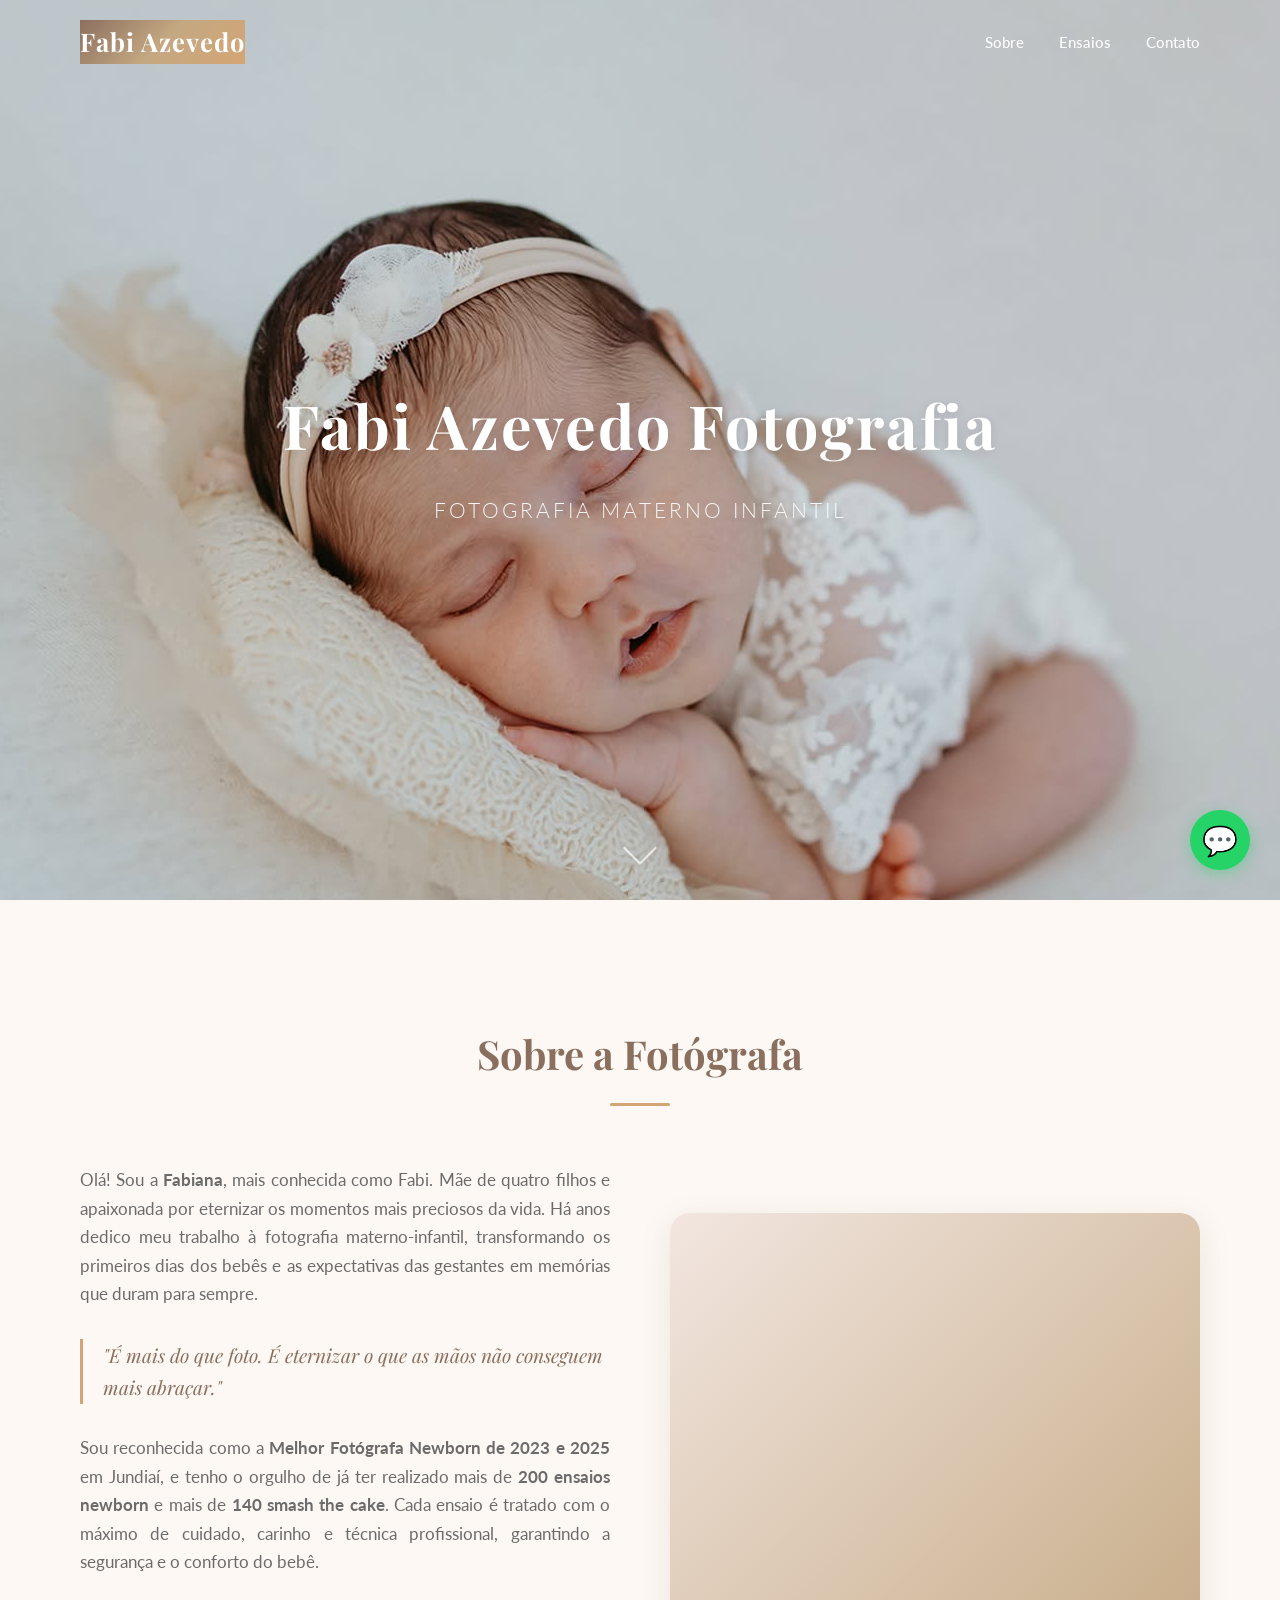
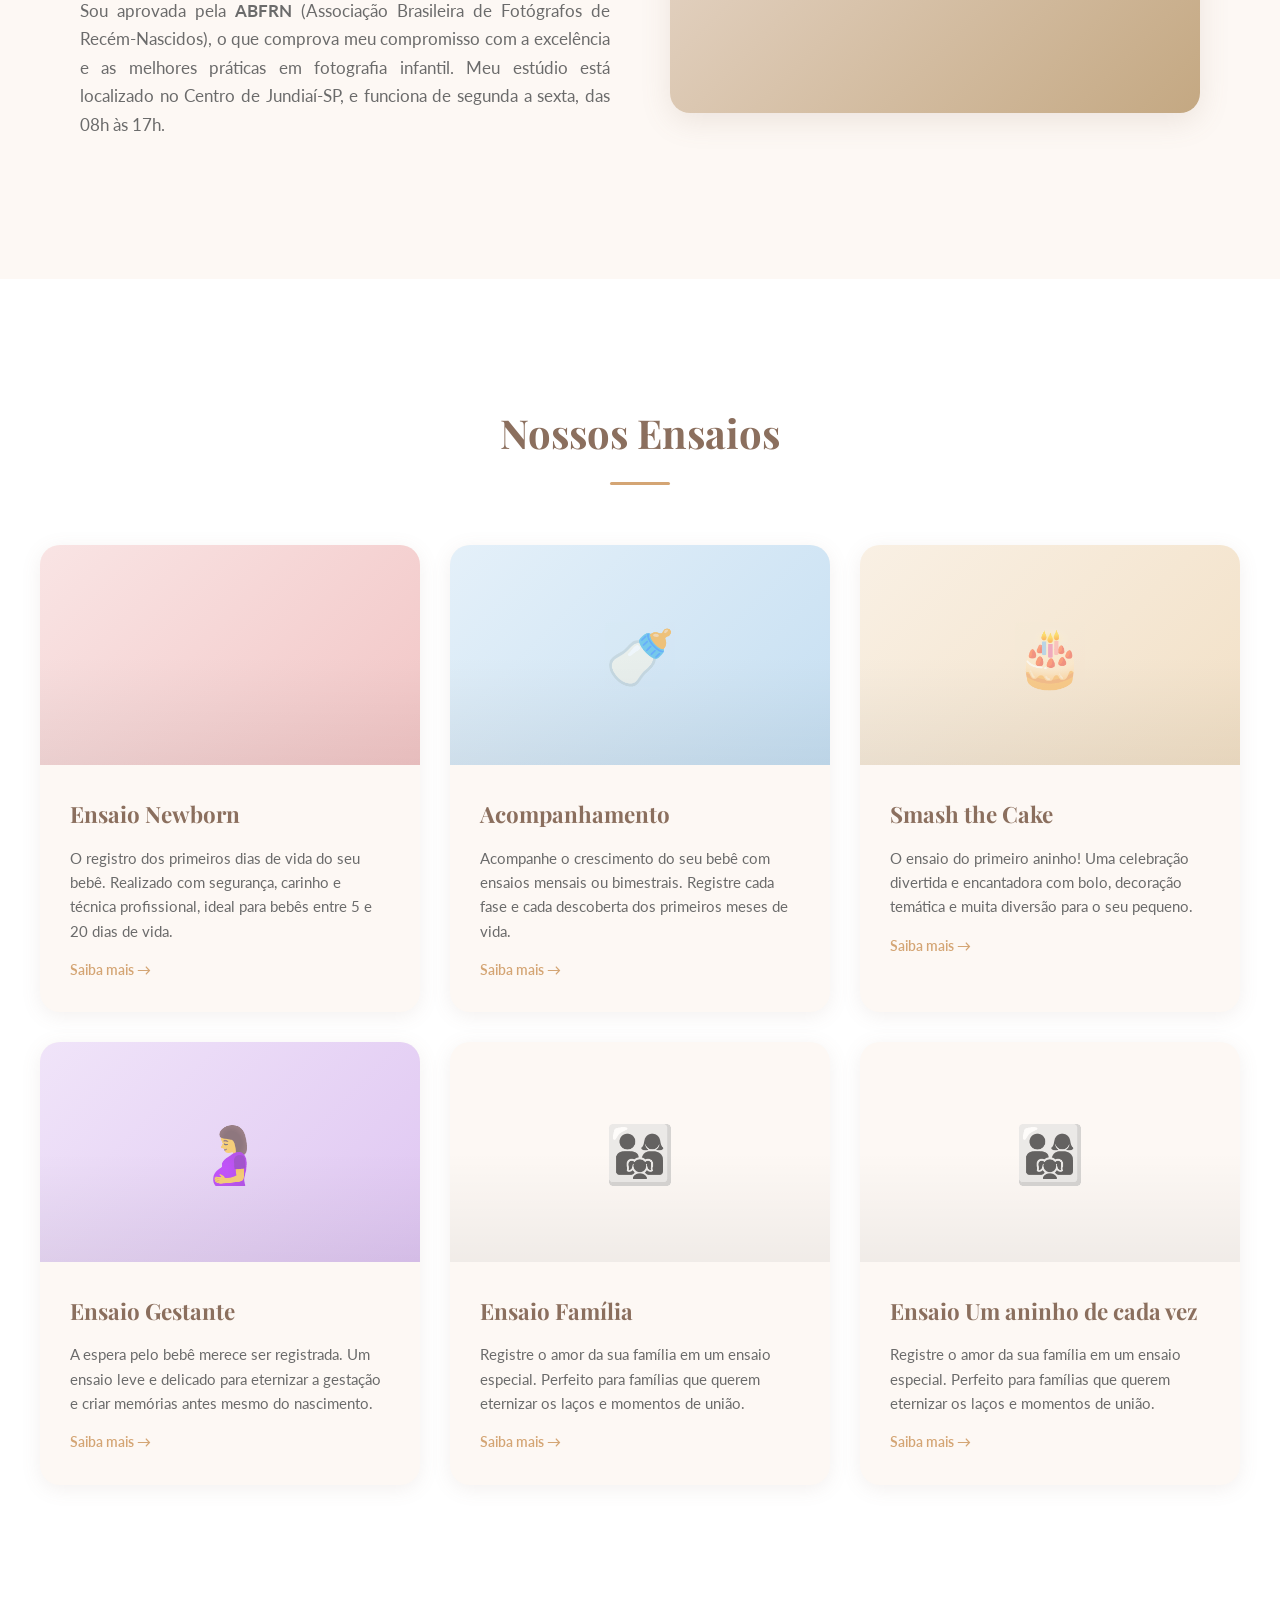
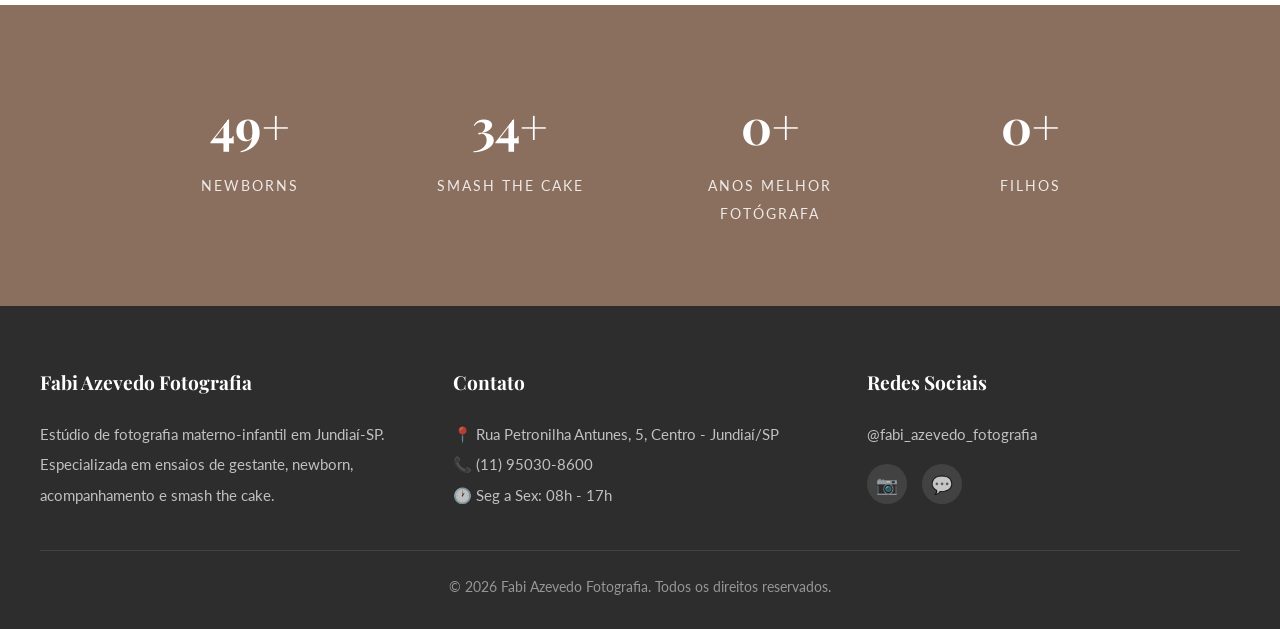
<file: index.html>
<!DOCTYPE html>
<html lang="pt-BR">
<head>
  <meta charset="UTF-8">
  <meta name="viewport" content="width=device-width, initial-scale=1.0">
  <title>Fabi Azevedo Fotografia | Estúdio Materno Infantil em Jundiaí</title>
  <meta name="description" content="Estúdio de fotografia materno infantil em Jundiaí-SP. Ensaios de gestante, newborn, acompanhamento e smash the cake. Melhor Fotógrafa Newborn 2023/2025.">
  <link rel="preconnect" href="https://fonts.googleapis.com">
  <link rel="preconnect" href="https://fonts.gstatic.com" crossorigin>
  <link href="https://fonts.googleapis.com/css2?family=Lato:wght@300;400;700&family=Playfair+Display:wght@400;700&display=swap" rel="stylesheet">
  <link rel="stylesheet" href="style.css">
</head>
<body>

  <!-- HEADER -->
  <header>
    <nav>
      <a href="index.html" class="logo">Fabi Azevedo</a>
      <ul class="nav-links">
        <li><a href="#sobre">Sobre</a></li>
        <li><a href="#ensaios">Ensaios</a></li>
        <li><a href="#contato">Contato</a></li>
      </ul>
      <div class="menu-toggle">
        <span></span>
        <span></span>
        <span></span>
      </div>
    </nav>
  </header>

  <!-- HERO -->
  <section class="hero">
    <div class="hero-content">
      <h1>Fabi Azevedo Fotografia</h1>
      <p class="subtitle">Fotografia Materno Infantil</p>
    </div>
    <div class="scroll-indicator">
      <span></span>
    </div>
  </section>

  <!-- SOBRE A FOTÓGRAFA -->
  <section class="sobre" id="sobre">
    <div class="section-header fade-in">
      <h2>Sobre a Fotógrafa</h2>
      <div class="linha-decorativa"></div>
    </div>
    <div class="sobre-content">
      <div class="sobre-texto fade-in">
        <p>Olá! Sou a <strong>Fabiana</strong>, mais conhecida como Fabi. Mãe de quatro filhos e apaixonada por eternizar os momentos mais preciosos da vida. Há anos dedico meu trabalho à fotografia materno-infantil, transformando os primeiros dias dos bebês e as expectativas das gestantes em memórias que duram para sempre.</p>
        
        <div class="destaque">
          "É mais do que foto. É eternizar o que as mãos não conseguem mais abraçar."
        </div>
        
        <p>Sou reconhecida como a <strong>Melhor Fotógrafa Newborn de 2023 e 2025</strong> em Jundiaí, e tenho o orgulho de já ter realizado mais de <strong>200 ensaios newborn</strong> e mais de <strong>140 smash the cake</strong>. Cada ensaio é tratado com o máximo de cuidado, carinho e técnica profissional, garantindo a segurança e o conforto do bebê.</p>
        
        <p>Sou aprovada pela <strong>ABFRN</strong> (Associação Brasileira de Fotógrafos de Recém-Nascidos), o que comprova meu compromisso com a excelência e as melhores práticas em fotografia infantil. Meu estúdio está localizado no Centro de Jundiaí-SP, e funciona de segunda a sexta, das 08h às 17h.</p>
      </div>
      <div class="sobre-imagem fade-in">
        <div class="placeholder-img">
          <iframe class="maps" src="https://www.google.com/maps/embed?pb=!1m14!1m8!1m3!1d3667.3804992454616!2d-46.8869!3d-23.1928!3m2!1i1024!2i768!4f13.1!3m3!1m2!1s0x94cf269449133777%3A0x6fed00a543a46340!2sR.%20Petronilha%20Antunes%2C%205%20-%20Bela%20Vista%2C%20Jundia%C3%AD%20-%20SP%2C%2013201-080!5e0!3m2!1spt-BR!2sbr!4v1785802041564!5m2!1spt-BR!2sbr" style="border:0;" allowfullscreen="" loading="lazy" referrerpolicy="strict-origin-when-cross-origin"></iframe>
        </div>
      </div>
    </div>
  </section>

  <!-- ENSAIOS -->
  <section class="ensaios" id="ensaios">
    <div class="ensaios-container">
      <div class="section-header fade-in">
        <h2>Nossos Ensaios</h2>
        <div class="linha-decorativa"></div>
      </div>

      <div class="ensaios-grid">
        <!-- Ensaio Newborn -->
        <a href="ensaio-newborn.html" class="ensaio-card fade-in">
          <div class="card-imagem">
          </div>
          <div class="card-conteudo">
            <h3>Ensaio Newborn</h3>
            <p>O registro dos primeiros dias de vida do seu bebê. Realizado com segurança, carinho e técnica profissional, ideal para bebês entre 5 e 20 dias de vida.</p>
            <span class="saiba-mais">Saiba mais</span>
          </div>
        </a>

        <!-- Ensaio Acompanhamento -->
        <a href="ensaio-acompanhamento.html" class="ensaio-card fade-in">
          <div class="card-imagem">
            <span class="icon">🍼</span>
          </div>
          <div class="card-conteudo">
            <h3>Acompanhamento</h3>
            <p>Acompanhe o crescimento do seu bebê com ensaios mensais ou bimestrais. Registre cada fase e cada descoberta dos primeiros meses de vida.</p>
            <span class="saiba-mais">Saiba mais</span>
          </div>
        </a>

        <!-- Smash the Cake -->
        <a href="ensaio-smash.html" class="ensaio-card fade-in">
          <div class="card-imagem">
            <span class="icon">🎂</span>
          </div>
          <div class="card-conteudo">
            <h3>Smash the Cake</h3>
            <p>O ensaio do primeiro aninho! Uma celebração divertida e encantadora com bolo, decoração temática e muita diversão para o seu pequeno.</p>
            <span class="saiba-mais">Saiba mais</span>
          </div>
        </a>

        <!-- Ensaio Gestante -->
        <a href="ensaio-gestante.html" class="ensaio-card fade-in">
          <div class="card-imagem">
            <span class="icon">🤰</span>
          </div>
          <div class="card-conteudo">
            <h3>Ensaio Gestante</h3>
            <p>A espera pelo bebê merece ser registrada. Um ensaio leve e delicado para eternizar a gestação e criar memórias antes mesmo do nascimento.</p>
            <span class="saiba-mais">Saiba mais</span>
          </div>
        </a>

        <!-- Ensaio Família -->
        <a href="ensaio-familia.html" class="ensaio-card fade-in">
          <div class="card-imagem">
            <span class="icon">👨‍👩‍👧</span>
          </div>
          <div class="card-conteudo">
            <h3>Ensaio Família</h3>
            <p>Registre o amor da sua família em um ensaio especial. Perfeito para famílias que querem eternizar os laços e momentos de união.</p>
            <span class="saiba-mais">Saiba mais</span>
          </div>
        </a>

         <a href="ensaio-familia.html" class="ensaio-card fade-in">
          <div class="card-imagem">
            <span class="icon">👨‍👩‍👧</span>
          </div>
          <div class="card-conteudo">
            <h3>Ensaio Um aninho de cada vez</h3>
            <p>Registre o amor da sua família em um ensaio especial. Perfeito para famílias que querem eternizar os laços e momentos de união.</p>
            <span class="saiba-mais">Saiba mais</span>
          </div>
        </a>
        
      </div>
    </div>
  </section>

  <!-- ESTATÍSTICAS -->
  <section class="estatisticas">
    <div class="estatisticas-container fade-in">
      <div class="stat-item">
        <span class="numero" data-target="200">0+</span>
        <span class="label">Newborns</span>
      </div>
      <div class="stat-item">
        <span class="numero" data-target="140">0+</span>
        <span class="label">Smash the Cake</span>
      </div>
      <div class="stat-item">
        <span class="numero" data-target="2">0</span>
        <span class="label">Anos Melhor Fotógrafa</span>
      </div>
      <div class="stat-item">
        <span class="numero" data-target="4">0</span>
        <span class="label">Filhos</span>
      </div>
    </div>
  </section>

  <!-- FOOTER -->
  <footer id="contato">
    <div class="footer-content">
      <div class="footer-col">
        <h4>Fabi Azevedo Fotografia</h4>
        <p>Estúdio de fotografia materno-infantil em Jundiaí-SP. Especializada em ensaios de gestante, newborn, acompanhamento e smash the cake.</p>
      </div>
      <div class="footer-col">
        <h4>Contato</h4>
        <p>📍 Rua Petronilha Antunes, 5, Centro - Jundiaí/SP</p>
        <p>📞 (11) 95030-8600</p>
        <p>🕐 Seg a Sex: 08h - 17h</p>
      </div>
      <div class="footer-col">
        <h4>Redes Sociais</h4>
        <a href="https://www.instagram.com/fabi_azevedo_fotografia" target="_blank">@fabi_azevedo_fotografia</a>
        <div class="footer-social">
          <a href="https://www.instagram.com/fabi_azevedo_fotografia" target="_blank" title="Instagram">📷</a>
          <a href="https://wa.me/5511950308600" target="_blank" title="WhatsApp">💬</a>
        </div>
      </div>
    </div>
    <div class="footer-bottom">
      <p>&copy; 2026 Fabi Azevedo Fotografia. Todos os direitos reservados.</p>
    </div>
  </footer>

  <!-- BOTÃO WHATSAPP FLUTUANTE -->
  <a href="https://wa.me/5511950308600?text=Olá! Gostaria de saber mais sobre os ensaios fotográficos." target="_blank" class="whatsapp-float" style="
    position: fixed;
    bottom: 30px;
    right: 30px;
    width: 60px;
    height: 60px;
    background: #25D366;
    border-radius: 50%;
    display: flex;
    align-items: center;
    justify-content: center;
    font-size: 1.8rem;
    color: white;
    text-decoration: none;
    box-shadow: 0 4px 15px rgba(37, 211, 102, 0.4);
    transition: transform 0.3s ease, box-shadow 0.3s ease;
    z-index: 999;
  " onmouseover="this.style.transform='scale(1.1)'" onmouseout="this.style.transform='scale(1)'">
    💬
  </a>

  <script src="main.js"></script>
</body>
</html>
</file>
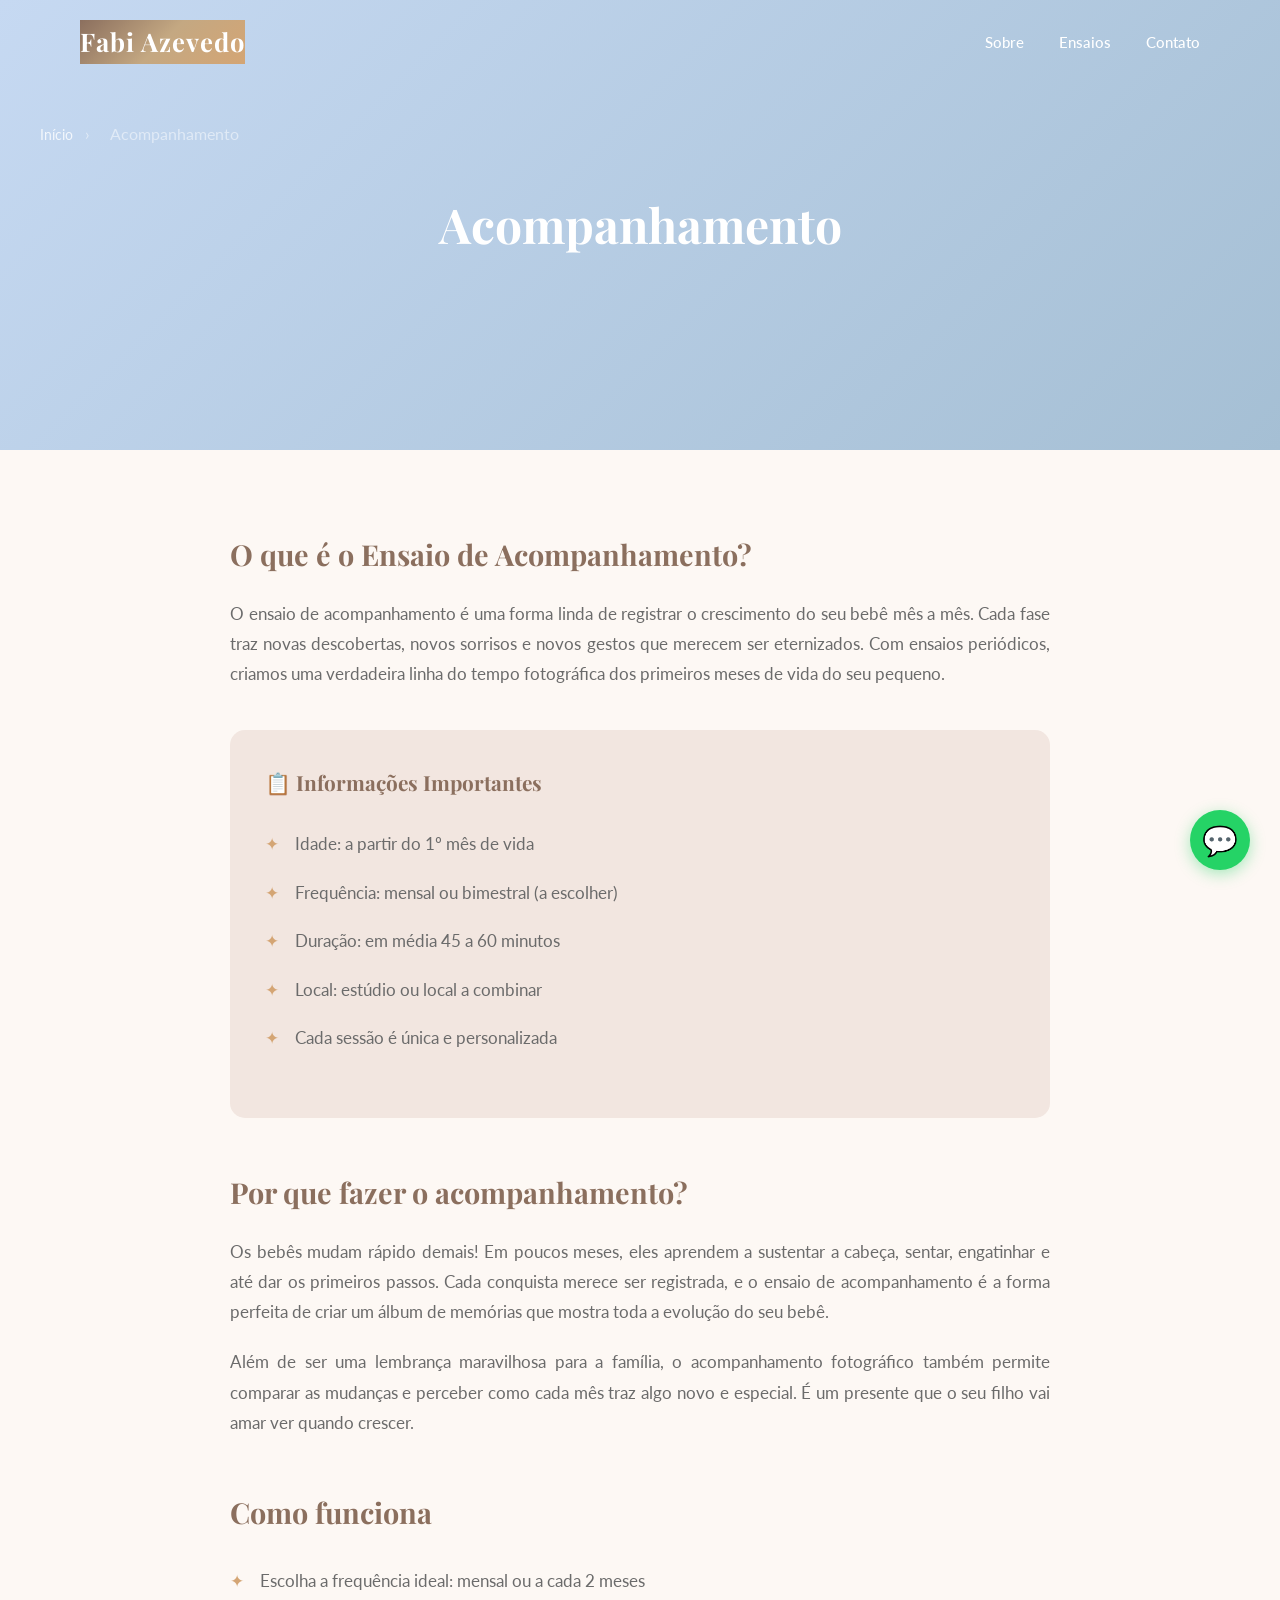
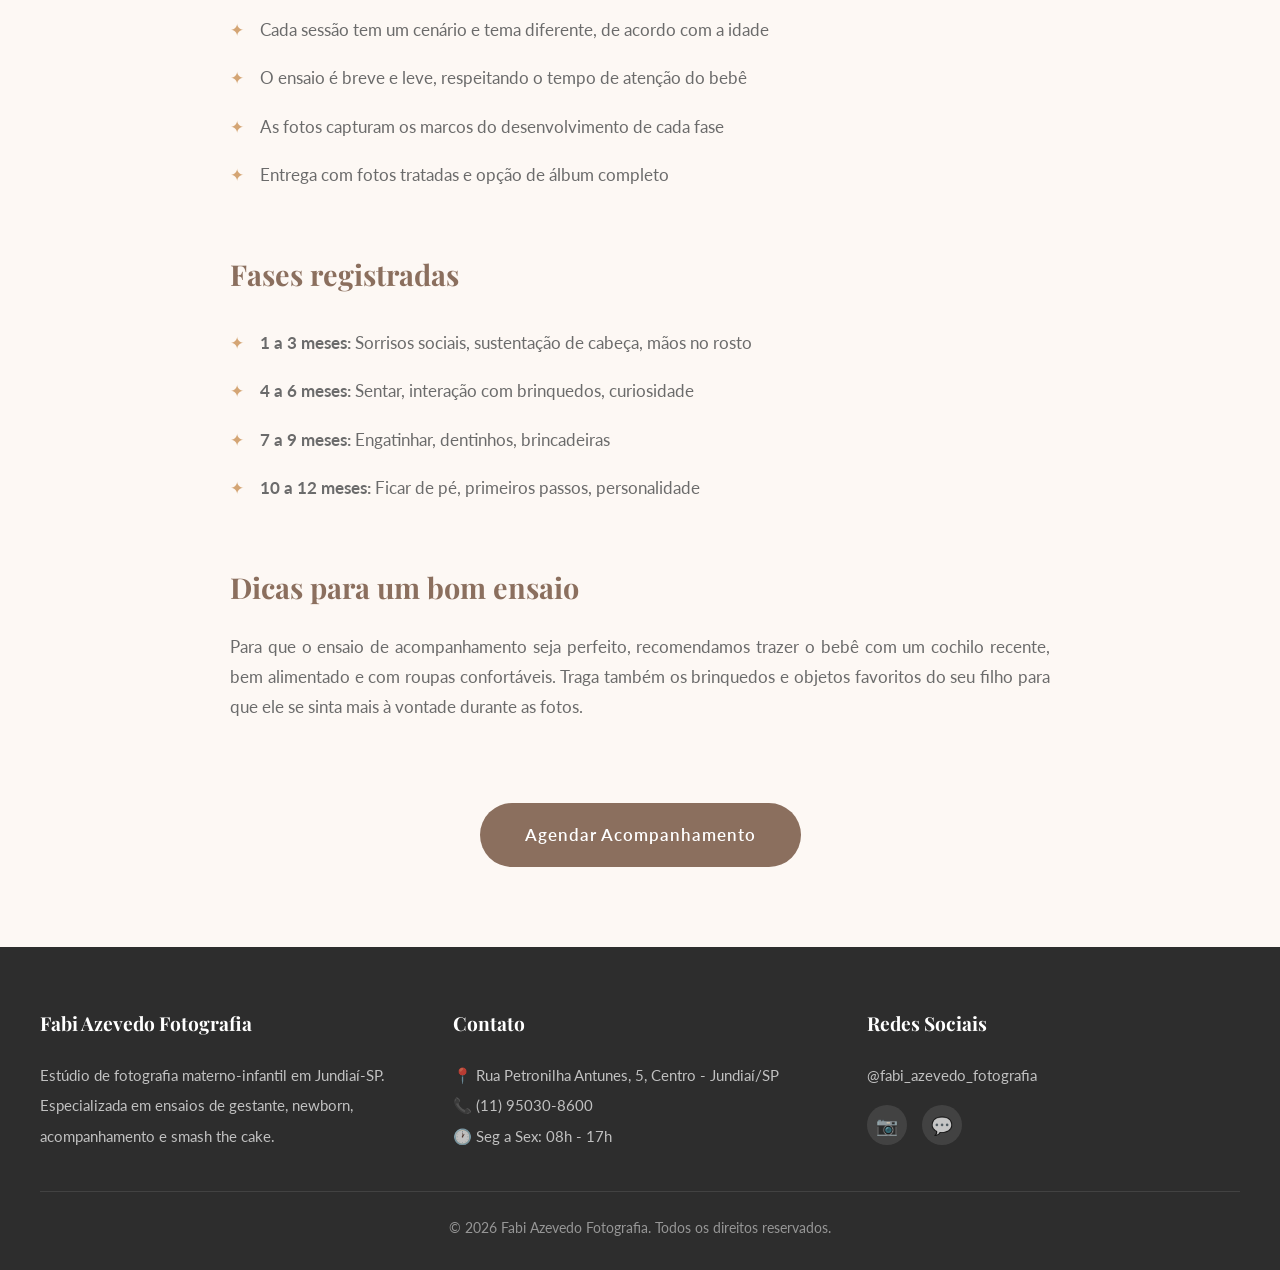
<file: ensaio-acompanhamento.html>
<!DOCTYPE html>
<html lang="pt-BR">
<head>
  <meta charset="UTF-8">
  <meta name="viewport" content="width=device-width, initial-scale=1.0">
  <title>Ensaio Acompanhamento | Fabi Azevedo Fotografia</title>
  <meta name="description" content="Ensaio de Acompanhamento em Jundiaí-SP. Registre o crescimento do seu bebê mês a mês com fotos especiais.">
  <link rel="preconnect" href="https://fonts.googleapis.com">
  <link rel="preconnect" href="https://fonts.gstatic.com" crossorigin>
  <link href="https://fonts.googleapis.com/css2?family=Lato:wght@300;400;700&family=Playfair+Display:wght@400;700&display=swap" rel="stylesheet">
  <link rel="stylesheet" href="style.css">
</head>
<body>

  <!-- HEADER -->
  <header>
    <nav>
      <a href="index.html" class="logo">Fabi Azevedo</a>
      <ul class="nav-links">
        <li><a href="index.html#sobre">Sobre</a></li>
        <li><a href="index.html#ensaios">Ensaios</a></li>
        <li><a href="#contato">Contato</a></li>
      </ul>
      <div class="menu-toggle">
        <span></span>
        <span></span>
        <span></span>
      </div>
    </nav>
  </header>

  <!-- HERO DO ENSAIO -->
  <section class="ensaio-hero hero-acompanhamento">
    <div class="breadcrumb">
      <a href="index.html">Início</a>
      <span>›</span>
      <span>Acompanhamento</span>
    </div>
    <h1>Acompanhamento</h1>
  </section>

  <!-- CONTEÚDO DO ENSAIO -->
  <section class="ensaio-conteudo">
    <h2>O que é o Ensaio de Acompanhamento?</h2>
    <p>O ensaio de acompanhamento é uma forma linda de registrar o crescimento do seu bebê mês a mês. Cada fase traz novas descobertas, novos sorrisos e novos gestos que merecem ser eternizados. Com ensaios periódicos, criamos uma verdadeira linha do tempo fotográfica dos primeiros meses de vida do seu pequeno.</p>

    <div class="info-box">
      <h3>📋 Informações Importantes</h3>
      <ul>
        <li>Idade: a partir do 1º mês de vida</li>
        <li>Frequência: mensal ou bimestral (a escolher)</li>
        <li>Duração: em média 45 a 60 minutos</li>
        <li>Local: estúdio ou local a combinar</li>
        <li>Cada sessão é única e personalizada</li>
      </ul>
    </div>

    <h2>Por que fazer o acompanhamento?</h2>
    <p>Os bebês mudam rápido demais! Em poucos meses, eles aprendem a sustentar a cabeça, sentar, engatinhar e até dar os primeiros passos. Cada conquista merece ser registrada, e o ensaio de acompanhamento é a forma perfeita de criar um álbum de memórias que mostra toda a evolução do seu bebê.</p>

    <p>Além de ser uma lembrança maravilhosa para a família, o acompanhamento fotográfico também permite comparar as mudanças e perceber como cada mês traz algo novo e especial. É um presente que o seu filho vai amar ver quando crescer.</p>

    <h2>Como funciona</h2>
    <ul>
      <li>Escolha a frequência ideal: mensal ou a cada 2 meses</li>
      <li>Cada sessão tem um cenário e tema diferente, de acordo com a idade</li>
      <li>O ensaio é breve e leve, respeitando o tempo de atenção do bebê</li>
      <li>As fotos capturam os marcos do desenvolvimento de cada fase</li>
      <li>Entrega com fotos tratadas e opção de álbum completo</li>
    </ul>

    <h2>Fases registradas</h2>
    <ul>
      <li><strong>1 a 3 meses:</strong> Sorrisos sociais, sustentação de cabeça, mãos no rosto</li>
      <li><strong>4 a 6 meses:</strong> Sentar, interação com brinquedos, curiosidade</li>
      <li><strong>7 a 9 meses:</strong> Engatinhar, dentinhos, brincadeiras</li>
      <li><strong>10 a 12 meses:</strong> Ficar de pé, primeiros passos, personalidade</li>
    </ul>

    <h2>Dicas para um bom ensaio</h2>
    <p>Para que o ensaio de acompanhamento seja perfeito, recomendamos trazer o bebê com um cochilo recente, bem alimentado e com roupas confortáveis. Traga também os brinquedos e objetos favoritos do seu filho para que ele se sinta mais à vontade durante as fotos.</p>

    <div style="text-align: center; margin-top: 50px;">
      <a href="https://wa.me/5511950308600?text=Olá! Gostaria de saber mais sobre o ensaio de Acompanhamento." target="_blank" class="cta-agendar">Agendar Acompanhamento</a>
    </div>
  </section>

  <!-- FOOTER -->
  <footer id="contato">
    <div class="footer-content">
      <div class="footer-col">
        <h4>Fabi Azevedo Fotografia</h4>
        <p>Estúdio de fotografia materno-infantil em Jundiaí-SP. Especializada em ensaios de gestante, newborn, acompanhamento e smash the cake.</p>
      </div>
      <div class="footer-col">
        <h4>Contato</h4>
        <p>📍 Rua Petronilha Antunes, 5, Centro - Jundiaí/SP</p>
        <p>📞 (11) 95030-8600</p>
        <p>🕐 Seg a Sex: 08h - 17h</p>
      </div>
      <div class="footer-col">
        <h4>Redes Sociais</h4>
        <a href="https://www.instagram.com/fabi_azevedo_fotografia" target="_blank">@fabi_azevedo_fotografia</a>
        <div class="footer-social">
          <a href="https://www.instagram.com/fabi_azevedo_fotografia" target="_blank" title="Instagram">📷</a>
          <a href="https://wa.me/5511950308600" target="_blank" title="WhatsApp">💬</a>
        </div>
      </div>
    </div>
    <div class="footer-bottom">
      <p>&copy; 2026 Fabi Azevedo Fotografia. Todos os direitos reservados.</p>
    </div>
  </footer>

  <!-- BOTÃO WHATSAPP -->
  <a href="https://wa.me/5511950308600?text=Olá! Gostaria de saber mais sobre o ensaio de Acompanhamento." target="_blank" style="
    position: fixed;
    bottom: 30px;
    right: 30px;
    width: 60px;
    height: 60px;
    background: #25D366;
    border-radius: 50%;
    display: flex;
    align-items: center;
    justify-content: center;
    font-size: 1.8rem;
    color: white;
    text-decoration: none;
    box-shadow: 0 4px 15px rgba(37, 211, 102, 0.4);
    transition: transform 0.3s ease;
    z-index: 999;
  " onmouseover="this.style.transform='scale(1.1)'" onmouseout="this.style.transform='scale(1)'">
    💬
  </a>

  <script src="main.js"></script>
</body>
</html>
</file>
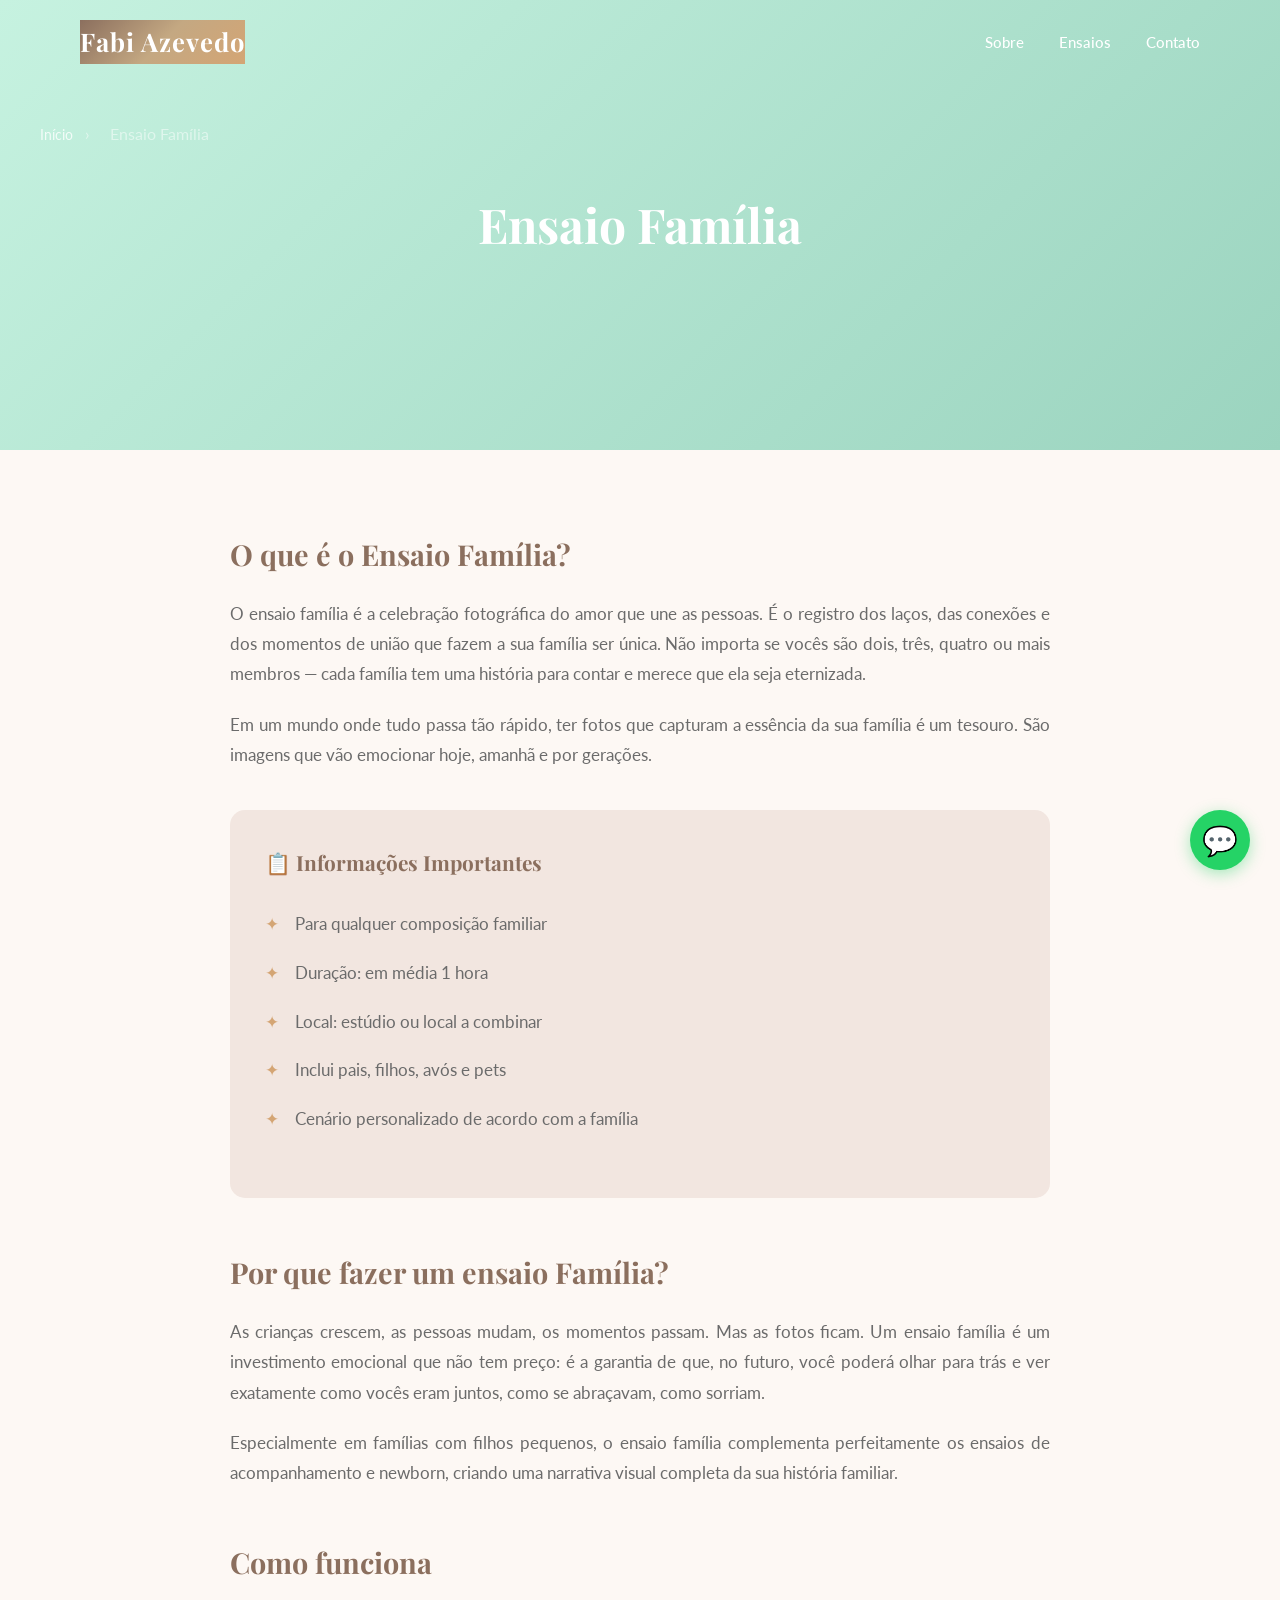
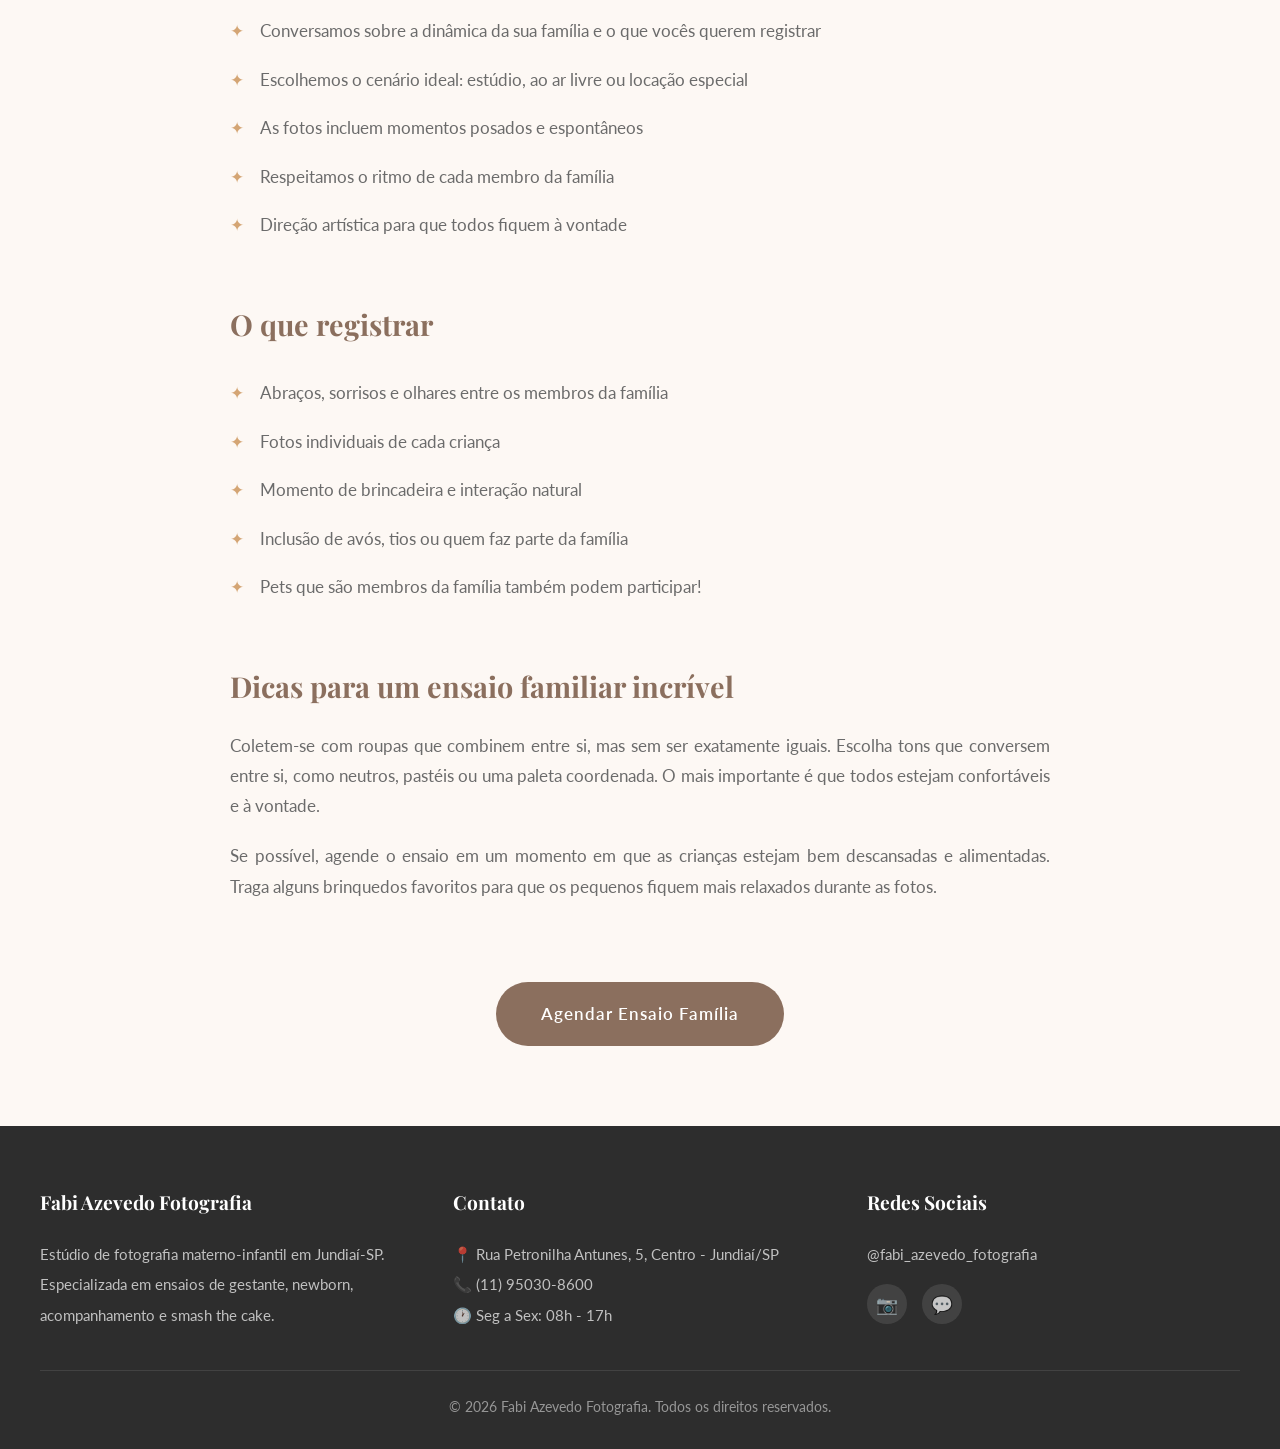
<file: ensaio-familia.html>
<!DOCTYPE html>
<html lang="pt-BR">
<head>
  <meta charset="UTF-8">
  <meta name="viewport" content="width=device-width, initial-scale=1.0">
  <title>Ensaio Família | Fabi Azevedo Fotografia</title>
  <meta name="description" content="Ensaio Família em Jundiaí-SP. Registre o amor da sua família em um ensaio especial e emocionante.">
  <link rel="preconnect" href="https://fonts.googleapis.com">
  <link rel="preconnect" href="https://fonts.gstatic.com" crossorigin>
  <link href="https://fonts.googleapis.com/css2?family=Lato:wght@300;400;700&family=Playfair+Display:wght@400;700&display=swap" rel="stylesheet">
  <link rel="stylesheet" href="style.css">
</head>
<body>

  <!-- HEADER -->
  <header>
    <nav>
      <a href="index.html" class="logo">Fabi Azevedo</a>
      <ul class="nav-links">
        <li><a href="index.html#sobre">Sobre</a></li>
        <li><a href="index.html#ensaios">Ensaios</a></li>
        <li><a href="#contato">Contato</a></li>
      </ul>
      <div class="menu-toggle">
        <span></span>
        <span></span>
        <span></span>
      </div>
    </nav>
  </header>

  <!-- HERO DO ENSAIO -->
  <section class="ensaio-hero hero-familia">
    <div class="breadcrumb">
      <a href="index.html">Início</a>
      <span>›</span>
      <span>Ensaio Família</span>
    </div>
    <h1>Ensaio Família</h1>
  </section>

  <!-- CONTEÚDO DO ENSAIO -->
  <section class="ensaio-conteudo">
    <h2>O que é o Ensaio Família?</h2>
    <p>O ensaio família é a celebração fotográfica do amor que une as pessoas. É o registro dos laços, das conexões e dos momentos de união que fazem a sua família ser única. Não importa se vocês são dois, três, quatro ou mais membros — cada família tem uma história para contar e merece que ela seja eternizada.</p>

    <p>Em um mundo onde tudo passa tão rápido, ter fotos que capturam a essência da sua família é um tesouro. São imagens que vão emocionar hoje, amanhã e por gerações.</p>

    <div class="info-box">
      <h3>📋 Informações Importantes</h3>
      <ul>
        <li>Para qualquer composição familiar</li>
        <li>Duração: em média 1 hora</li>
        <li>Local: estúdio ou local a combinar</li>
        <li>Inclui pais, filhos, avós e pets</li>
        <li>Cenário personalizado de acordo com a família</li>
      </ul>
    </div>

    <h2>Por que fazer um ensaio Família?</h2>
    <p>As crianças crescem, as pessoas mudam, os momentos passam. Mas as fotos ficam. Um ensaio família é um investimento emocional que não tem preço: é a garantia de que, no futuro, você poderá olhar para trás e ver exatamente como vocês eram juntos, como se abraçavam, como sorriam.</p>

    <p>Especialmente em famílias com filhos pequenos, o ensaio família complementa perfeitamente os ensaios de acompanhamento e newborn, criando uma narrativa visual completa da sua história familiar.</p>

    <h2>Como funciona</h2>
    <ul>
      <li>Conversamos sobre a dinâmica da sua família e o que vocês querem registrar</li>
      <li>Escolhemos o cenário ideal: estúdio, ao ar livre ou locação especial</li>
      <li>As fotos incluem momentos posados e espontâneos</li>
      <li>Respeitamos o ritmo de cada membro da família</li>
      <li>Direção artística para que todos fiquem à vontade</li>
    </ul>

    <h2>O que registrar</h2>
    <ul>
      <li>Abraços, sorrisos e olhares entre os membros da família</li>
      <li>Fotos individuais de cada criança</li>
      <li>Momento de brincadeira e interação natural</li>
      <li>Inclusão de avós, tios ou quem faz parte da família</li>
      <li>Pets que são membros da família também podem participar!</li>
    </ul>

    <h2>Dicas para um ensaio familiar incrível</h2>
    <p>Coletem-se com roupas que combinem entre si, mas sem ser exatamente iguais. Escolha tons que conversem entre si, como neutros, pastéis ou uma paleta coordenada. O mais importante é que todos estejam confortáveis e à vontade.</p>

    <p>Se possível, agende o ensaio em um momento em que as crianças estejam bem descansadas e alimentadas. Traga alguns brinquedos favoritos para que os pequenos fiquem mais relaxados durante as fotos.</p>

    <div style="text-align: center; margin-top: 50px;">
      <a href="https://wa.me/5511950308600?text=Olá! Gostaria de saber mais sobre o ensaio Família." target="_blank" class="cta-agendar">Agendar Ensaio Família</a>
    </div>
  </section>

  <!-- FOOTER -->
  <footer id="contato">
    <div class="footer-content">
      <div class="footer-col">
        <h4>Fabi Azevedo Fotografia</h4>
        <p>Estúdio de fotografia materno-infantil em Jundiaí-SP. Especializada em ensaios de gestante, newborn, acompanhamento e smash the cake.</p>
      </div>
      <div class="footer-col">
        <h4>Contato</h4>
        <p>📍 Rua Petronilha Antunes, 5, Centro - Jundiaí/SP</p>
        <p>📞 (11) 95030-8600</p>
        <p>🕐 Seg a Sex: 08h - 17h</p>
      </div>
      <div class="footer-col">
        <h4>Redes Sociais</h4>
        <a href="https://www.instagram.com/fabi_azevedo_fotografia" target="_blank">@fabi_azevedo_fotografia</a>
        <div class="footer-social">
          <a href="https://www.instagram.com/fabi_azevedo_fotografia" target="_blank" title="Instagram">📷</a>
          <a href="https://wa.me/5511950308600" target="_blank" title="WhatsApp">💬</a>
        </div>
      </div>
    </div>
    <div class="footer-bottom">
      <p>&copy; 2026 Fabi Azevedo Fotografia. Todos os direitos reservados.</p>
    </div>
  </footer>

  <!-- BOTÃO WHATSAPP -->
  <a href="https://wa.me/5511950308600?text=Olá! Gostaria de saber mais sobre o ensaio Família." target="_blank" style="
    position: fixed;
    bottom: 30px;
    right: 30px;
    width: 60px;
    height: 60px;
    background: #25D366;
    border-radius: 50%;
    display: flex;
    align-items: center;
    justify-content: center;
    font-size: 1.8rem;
    color: white;
    text-decoration: none;
    box-shadow: 0 4px 15px rgba(37, 211, 102, 0.4);
    transition: transform 0.3s ease;
    z-index: 999;
  " onmouseover="this.style.transform='scale(1.1)'" onmouseout="this.style.transform='scale(1)'">
    💬
  </a>

  <script src="main.js"></script>
</body>
</html>
</file>
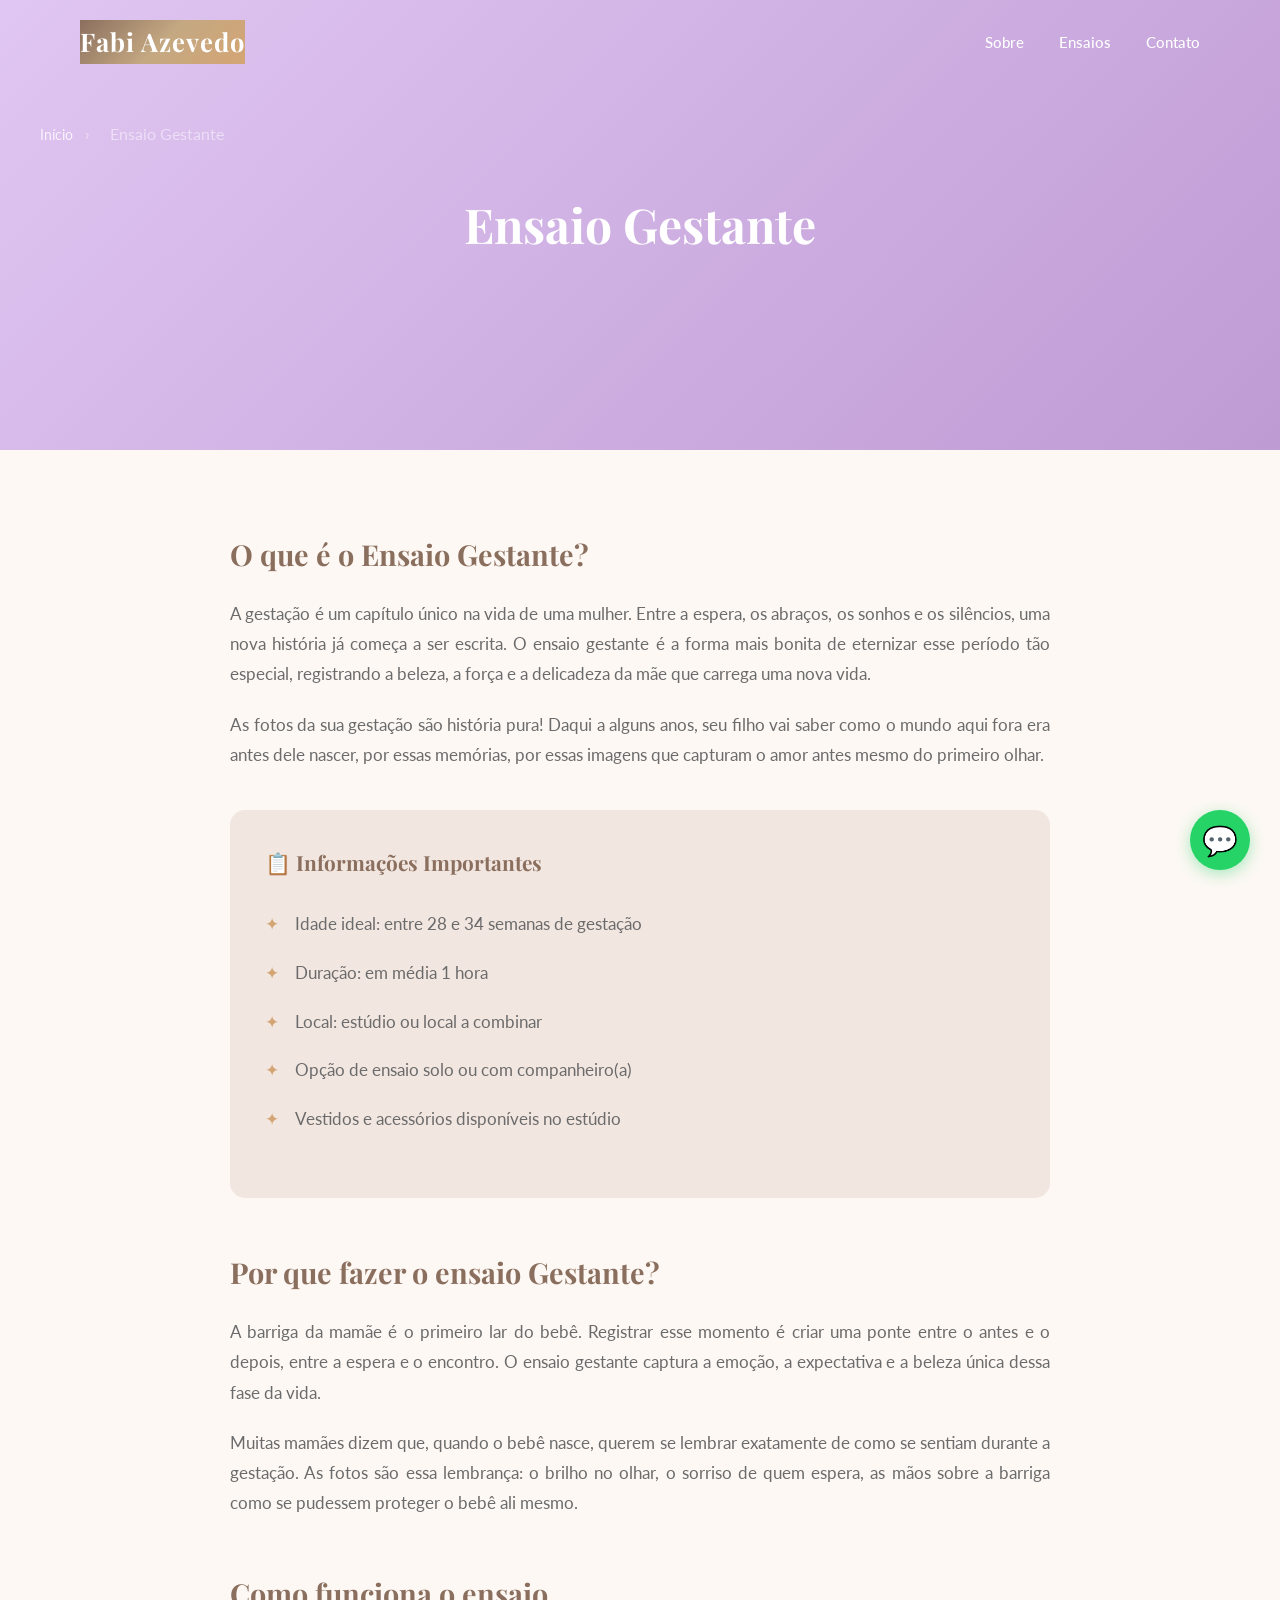
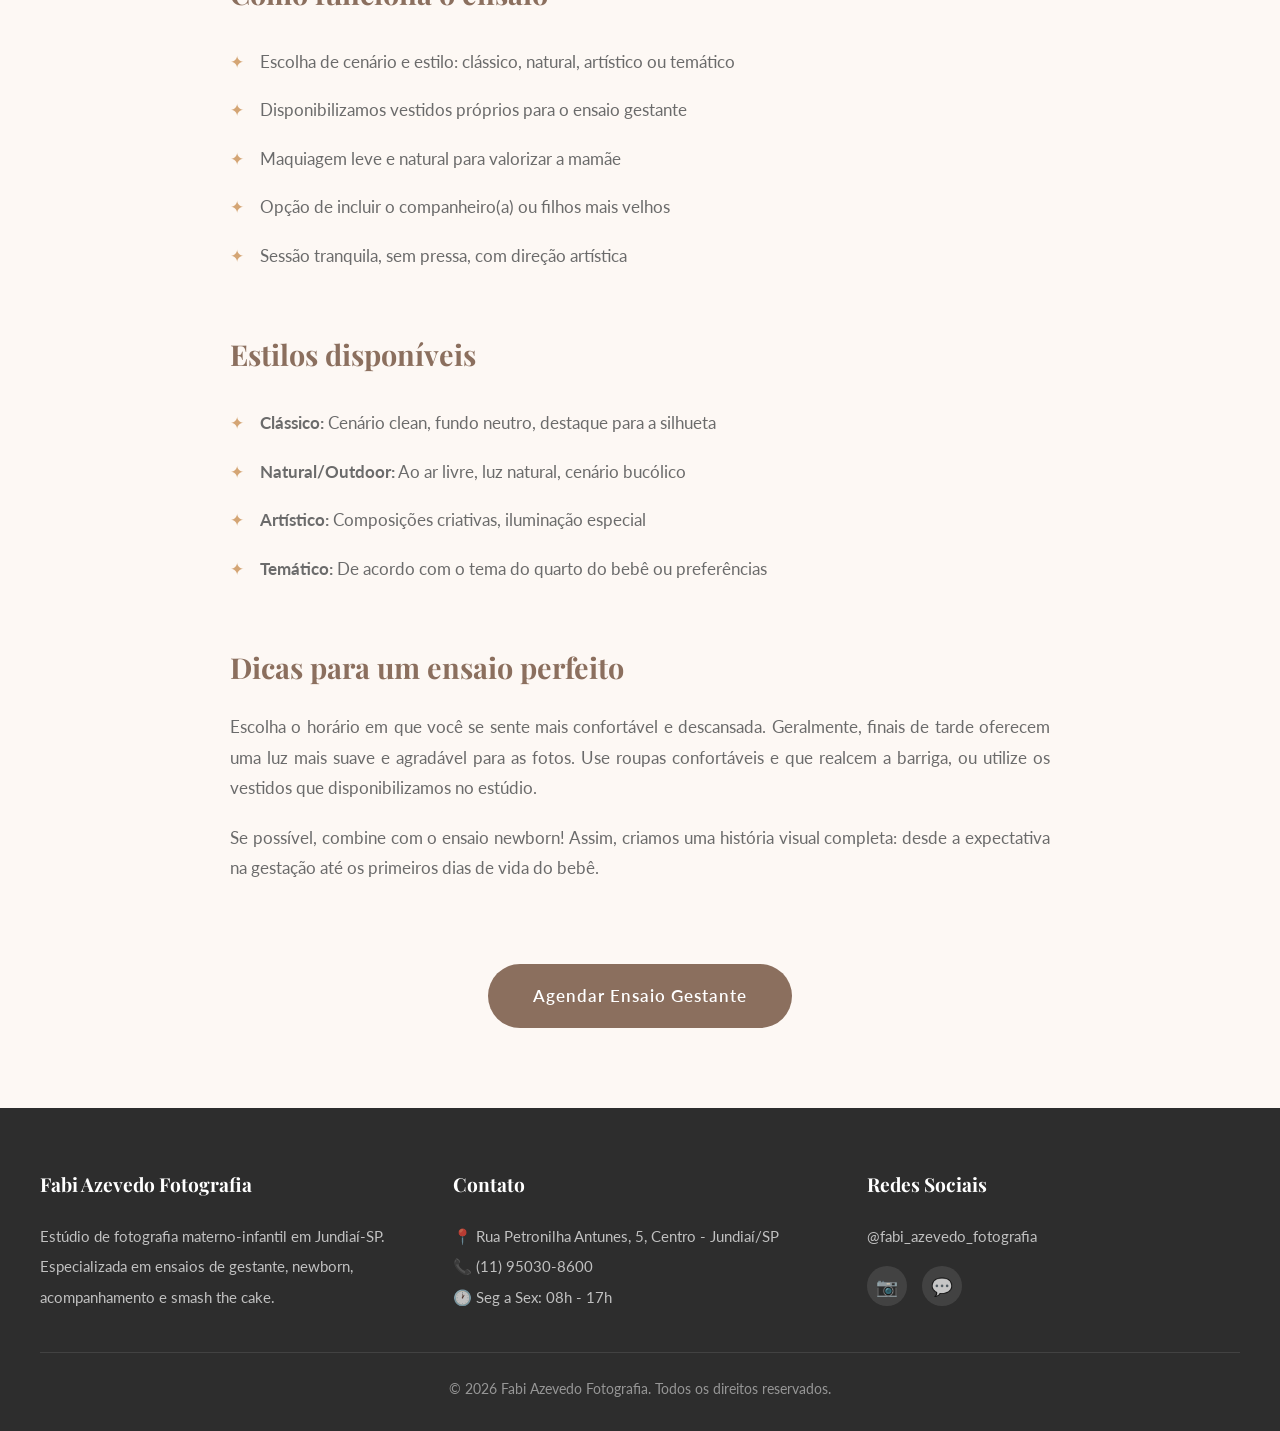
<file: ensaio-gestante.html>
<!DOCTYPE html>
<html lang="pt-BR">
<head>
  <meta charset="UTF-8">
  <meta name="viewport" content="width=device-width, initial-scale=1.0">
  <title>Ensaio Gestante | Fabi Azevedo Fotografia</title>
  <meta name="description" content="Ensaio Gestante em Jundiaí-SP. Registre a espera pelo bebê com fotos delicadas e emocionantes. Ensaio materno infantil.">
  <link rel="preconnect" href="https://fonts.googleapis.com">
  <link rel="preconnect" href="https://fonts.gstatic.com" crossorigin>
  <link href="https://fonts.googleapis.com/css2?family=Lato:wght@300;400;700&family=Playfair+Display:wght@400;700&display=swap" rel="stylesheet">
  <link rel="stylesheet" href="style.css">
</head>
<body>

  <!-- HEADER -->
  <header>
    <nav>
      <a href="index.html" class="logo">Fabi Azevedo</a>
      <ul class="nav-links">
        <li><a href="index.html#sobre">Sobre</a></li>
        <li><a href="index.html#ensaios">Ensaios</a></li>
        <li><a href="#contato">Contato</a></li>
      </ul>
      <div class="menu-toggle">
        <span></span>
        <span></span>
        <span></span>
      </div>
    </nav>
  </header>

  <!-- HERO DO ENSAIO -->
  <section class="ensaio-hero hero-gestante">
    <div class="breadcrumb">
      <a href="index.html">Início</a>
      <span>›</span>
      <span>Ensaio Gestante</span>
    </div>
    <h1>Ensaio Gestante</h1>
  </section>

  <!-- CONTEÚDO DO ENSAIO -->
  <section class="ensaio-conteudo">
    <h2>O que é o Ensaio Gestante?</h2>
    <p>A gestação é um capítulo único na vida de uma mulher. Entre a espera, os abraços, os sonhos e os silêncios, uma nova história já começa a ser escrita. O ensaio gestante é a forma mais bonita de eternizar esse período tão especial, registrando a beleza, a força e a delicadeza da mãe que carrega uma nova vida.</p>

    <p>As fotos da sua gestação são história pura! Daqui a alguns anos, seu filho vai saber como o mundo aqui fora era antes dele nascer, por essas memórias, por essas imagens que capturam o amor antes mesmo do primeiro olhar.</p>

    <div class="info-box">
      <h3>📋 Informações Importantes</h3>
      <ul>
        <li>Idade ideal: entre 28 e 34 semanas de gestação</li>
        <li>Duração: em média 1 hora</li>
        <li>Local: estúdio ou local a combinar</li>
        <li>Opção de ensaio solo ou com companheiro(a)</li>
        <li>Vestidos e acessórios disponíveis no estúdio</li>
      </ul>
    </div>

    <h2>Por que fazer o ensaio Gestante?</h2>
    <p>A barriga da mamãe é o primeiro lar do bebê. Registrar esse momento é criar uma ponte entre o antes e o depois, entre a espera e o encontro. O ensaio gestante captura a emoção, a expectativa e a beleza única dessa fase da vida.</p>

    <p>Muitas mamães dizem que, quando o bebê nasce, querem se lembrar exatamente de como se sentiam durante a gestação. As fotos são essa lembrança: o brilho no olhar, o sorriso de quem espera, as mãos sobre a barriga como se pudessem proteger o bebê ali mesmo.</p>

    <h2>Como funciona o ensaio</h2>
    <ul>
      <li>Escolha de cenário e estilo: clássico, natural, artístico ou temático</li>
      <li>Disponibilizamos vestidos próprios para o ensaio gestante</li>
      <li>Maquiagem leve e natural para valorizar a mamãe</li>
      <li>Opção de incluir o companheiro(a) ou filhos mais velhos</li>
      <li>Sessão tranquila, sem pressa, com direção artística</li>
    </ul>

    <h2>Estilos disponíveis</h2>
    <ul>
      <li><strong>Clássico:</strong> Cenário clean, fundo neutro, destaque para a silhueta</li>
      <li><strong>Natural/Outdoor:</strong> Ao ar livre, luz natural, cenário bucólico</li>
      <li><strong>Artístico:</strong> Composições criativas, iluminação especial</li>
      <li><strong>Temático:</strong> De acordo com o tema do quarto do bebê ou preferências</li>
    </ul>

    <h2>Dicas para um ensaio perfeito</h2>
    <p>Escolha o horário em que você se sente mais confortável e descansada. Geralmente, finais de tarde oferecem uma luz mais suave e agradável para as fotos. Use roupas confortáveis e que realcem a barriga, ou utilize os vestidos que disponibilizamos no estúdio.</p>

    <p>Se possível, combine com o ensaio newborn! Assim, criamos uma história visual completa: desde a expectativa na gestação até os primeiros dias de vida do bebê.</p>

    <div style="text-align: center; margin-top: 50px;">
      <a href="https://wa.me/5511950308600?text=Olá! Gostaria de agendar um ensaio Gestante." target="_blank" class="cta-agendar">Agendar Ensaio Gestante</a>
    </div>
  </section>

  <!-- FOOTER -->
  <footer id="contato">
    <div class="footer-content">
      <div class="footer-col">
        <h4>Fabi Azevedo Fotografia</h4>
        <p>Estúdio de fotografia materno-infantil em Jundiaí-SP. Especializada em ensaios de gestante, newborn, acompanhamento e smash the cake.</p>
      </div>
      <div class="footer-col">
        <h4>Contato</h4>
        <p>📍 Rua Petronilha Antunes, 5, Centro - Jundiaí/SP</p>
        <p>📞 (11) 95030-8600</p>
        <p>🕐 Seg a Sex: 08h - 17h</p>
      </div>
      <div class="footer-col">
        <h4>Redes Sociais</h4>
        <a href="https://www.instagram.com/fabi_azevedo_fotografia" target="_blank">@fabi_azevedo_fotografia</a>
        <div class="footer-social">
          <a href="https://www.instagram.com/fabi_azevedo_fotografia" target="_blank" title="Instagram">📷</a>
          <a href="https://wa.me/5511950308600" target="_blank" title="WhatsApp">💬</a>
        </div>
      </div>
    </div>
    <div class="footer-bottom">
      <p>&copy; 2026 Fabi Azevedo Fotografia. Todos os direitos reservados.</p>
    </div>
  </footer>

  <!-- BOTÃO WHATSAPP -->
  <a href="https://wa.me/5511950308600?text=Olá! Gostaria de saber mais sobre o ensaio Gestante." target="_blank" style="
    position: fixed;
    bottom: 30px;
    right: 30px;
    width: 60px;
    height: 60px;
    background: #25D366;
    border-radius: 50%;
    display: flex;
    align-items: center;
    justify-content: center;
    font-size: 1.8rem;
    color: white;
    text-decoration: none;
    box-shadow: 0 4px 15px rgba(37, 211, 102, 0.4);
    transition: transform 0.3s ease;
    z-index: 999;
  " onmouseover="this.style.transform='scale(1.1)'" onmouseout="this.style.transform='scale(1)'">
    💬
  </a>

  <script src="main.js"></script>
</body>
</html>
</file>
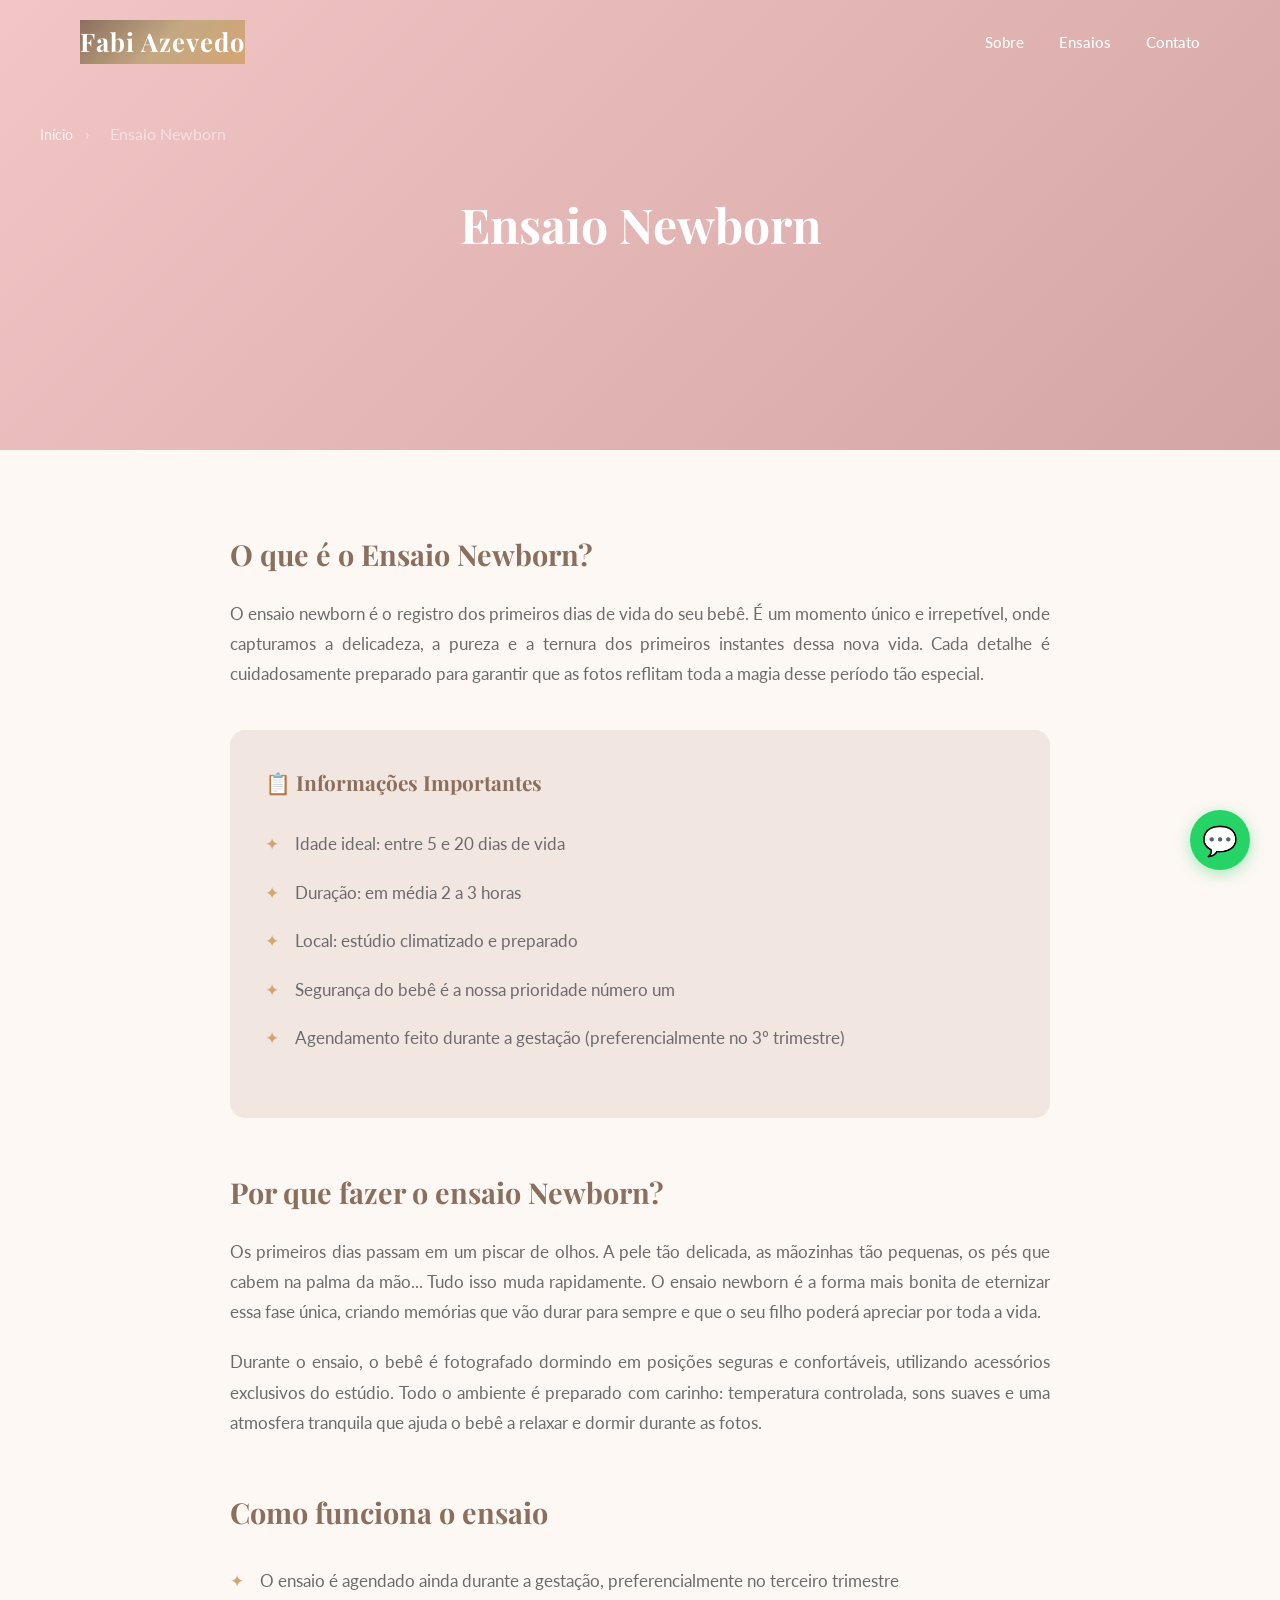
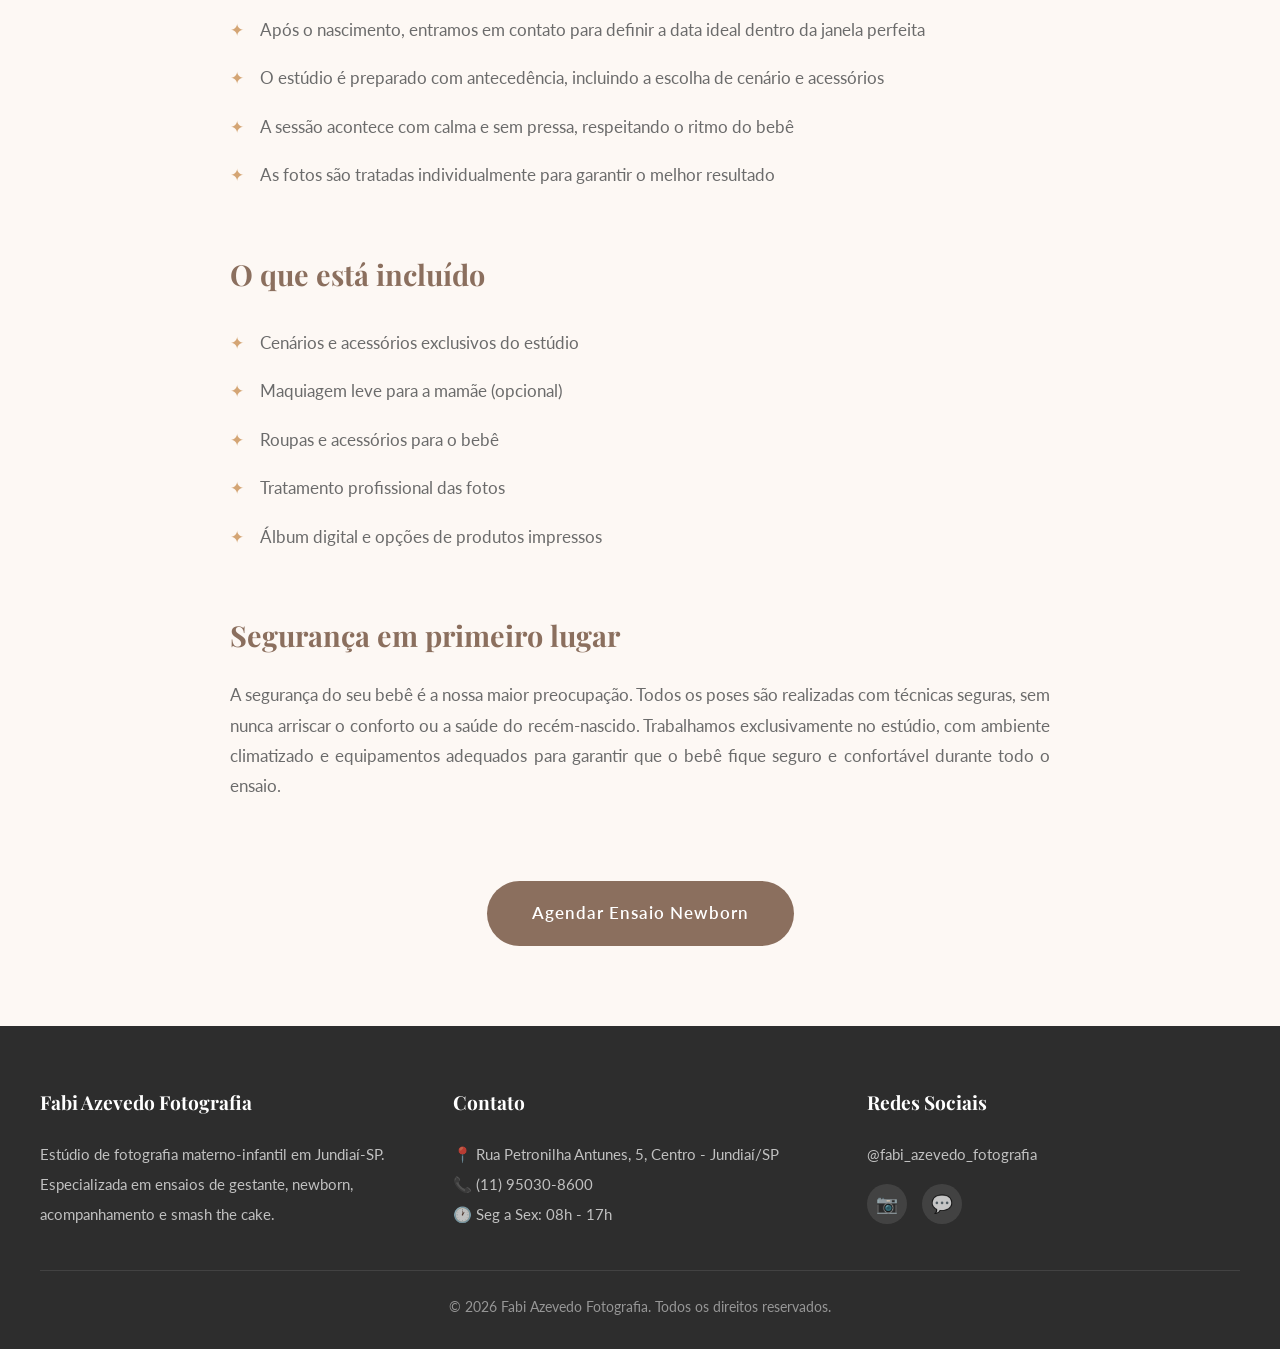
<file: ensaio-newborn.html>
<!DOCTYPE html>
<html lang="pt-BR">
<head>
  <meta charset="UTF-8">
  <meta name="viewport" content="width=device-width, initial-scale=1.0">
  <title>Ensaio Newborn | Fabi Azevedo Fotografia</title>
  <meta name="description" content="Ensaio Newborn em Jundiaí-SP. Registro dos primeiros dias do bebê com segurança, carinho e técnica profissional. Melhor Fotógrafa Newborn 2023/2025.">
  <link rel="preconnect" href="https://fonts.googleapis.com">
  <link rel="preconnect" href="https://fonts.gstatic.com" crossorigin>
  <link href="https://fonts.googleapis.com/css2?family=Lato:wght@300;400;700&family=Playfair+Display:wght@400;700&display=swap" rel="stylesheet">
  <link rel="stylesheet" href="style.css">
</head>
<body>

  <!-- HEADER -->
  <header>
    <nav>
      <a href="index.html" class="logo">Fabi Azevedo</a>
      <ul class="nav-links">
        <li><a href="index.html#sobre">Sobre</a></li>
        <li><a href="index.html#ensaios">Ensaios</a></li>
        <li><a href="#contato">Contato</a></li>
      </ul>
      <div class="menu-toggle">
        <span></span>
        <span></span>
        <span></span>
      </div>
    </nav>
  </header>

  <!-- HERO DO ENSAIO -->
  <section class="ensaio-hero hero-newborn">
    <div class="breadcrumb">
      <a href="index.html">Início</a>
      <span>›</span>
      <span>Ensaio Newborn</span>
    </div>
    <h1>Ensaio Newborn</h1>
  </section>

  <!-- CONTEÚDO DO ENSAIO -->
  <section class="ensaio-conteudo">
    <h2>O que é o Ensaio Newborn?</h2>
    <p>O ensaio newborn é o registro dos primeiros dias de vida do seu bebê. É um momento único e irrepetível, onde capturamos a delicadeza, a pureza e a ternura dos primeiros instantes dessa nova vida. Cada detalhe é cuidadosamente preparado para garantir que as fotos reflitam toda a magia desse período tão especial.</p>

    <div class="info-box">
      <h3>📋 Informações Importantes</h3>
      <ul>
        <li>Idade ideal: entre 5 e 20 dias de vida</li>
        <li>Duração: em média 2 a 3 horas</li>
        <li>Local: estúdio climatizado e preparado</li>
        <li>Segurança do bebê é a nossa prioridade número um</li>
        <li>Agendamento feito durante a gestação (preferencialmente no 3º trimestre)</li>
      </ul>
    </div>

    <h2>Por que fazer o ensaio Newborn?</h2>
    <p>Os primeiros dias passam em um piscar de olhos. A pele tão delicada, as mãozinhas tão pequenas, os pés que cabem na palma da mão... Tudo isso muda rapidamente. O ensaio newborn é a forma mais bonita de eternizar essa fase única, criando memórias que vão durar para sempre e que o seu filho poderá apreciar por toda a vida.</p>

    <p>Durante o ensaio, o bebê é fotografado dormindo em posições seguras e confortáveis, utilizando acessórios exclusivos do estúdio. Todo o ambiente é preparado com carinho: temperatura controlada, sons suaves e uma atmosfera tranquila que ajuda o bebê a relaxar e dormir durante as fotos.</p>

    <h2>Como funciona o ensaio</h2>
    <ul>
      <li>O ensaio é agendado ainda durante a gestação, preferencialmente no terceiro trimestre</li>
      <li>Após o nascimento, entramos em contato para definir a data ideal dentro da janela perfeita</li>
      <li>O estúdio é preparado com antecedência, incluindo a escolha de cenário e acessórios</li>
      <li>A sessão acontece com calma e sem pressa, respeitando o ritmo do bebê</li>
      <li>As fotos são tratadas individualmente para garantir o melhor resultado</li>
    </ul>

    <h2>O que está incluído</h2>
    <ul>
      <li>Cenários e acessórios exclusivos do estúdio</li>
      <li>Maquiagem leve para a mamãe (opcional)</li>
      <li>Roupas e acessórios para o bebê</li>
      <li>Tratamento profissional das fotos</li>
      <li>Álbum digital e opções de produtos impressos</li>
    </ul>

    <h2>Segurança em primeiro lugar</h2>
    <p>A segurança do seu bebê é a nossa maior preocupação. Todos os poses são realizadas com técnicas seguras, sem nunca arriscar o conforto ou a saúde do recém-nascido. Trabalhamos exclusivamente no estúdio, com ambiente climatizado e equipamentos adequados para garantir que o bebê fique seguro e confortável durante todo o ensaio.</p>

    <div style="text-align: center; margin-top: 50px;">
      <a href="https://wa.me/5511950308600?text=Olá! Gostaria de agendar um ensaio Newborn." target="_blank" class="cta-agendar">Agendar Ensaio Newborn</a>
    </div>
  </section>

  <!-- FOOTER -->
  <footer id="contato">
    <div class="footer-content">
      <div class="footer-col">
        <h4>Fabi Azevedo Fotografia</h4>
        <p>Estúdio de fotografia materno-infantil em Jundiaí-SP. Especializada em ensaios de gestante, newborn, acompanhamento e smash the cake.</p>
      </div>
      <div class="footer-col">
        <h4>Contato</h4>
        <p>📍 Rua Petronilha Antunes, 5, Centro - Jundiaí/SP</p>
        <p>📞 (11) 95030-8600</p>
        <p>🕐 Seg a Sex: 08h - 17h</p>
      </div>
      <div class="footer-col">
        <h4>Redes Sociais</h4>
        <a href="https://www.instagram.com/fabi_azevedo_fotografia" target="_blank">@fabi_azevedo_fotografia</a>
        <div class="footer-social">
          <a href="https://www.instagram.com/fabi_azevedo_fotografia" target="_blank" title="Instagram">📷</a>
          <a href="https://wa.me/5511950308600" target="_blank" title="WhatsApp">💬</a>
        </div>
      </div>
    </div>
    <div class="footer-bottom">
      <p>&copy; 2026 Fabi Azevedo Fotografia. Todos os direitos reservados.</p>
    </div>
  </footer>

  <!-- BOTÃO WHATSAPP -->
  <a href="https://wa.me/5511950308600?text=Olá! Gostaria de saber mais sobre o ensaio Newborn." target="_blank" style="
    position: fixed;
    bottom: 30px;
    right: 30px;
    width: 60px;
    height: 60px;
    background: #25D366;
    border-radius: 50%;
    display: flex;
    align-items: center;
    justify-content: center;
    font-size: 1.8rem;
    color: white;
    text-decoration: none;
    box-shadow: 0 4px 15px rgba(37, 211, 102, 0.4);
    transition: transform 0.3s ease;
    z-index: 999;
  " onmouseover="this.style.transform='scale(1.1)'" onmouseout="this.style.transform='scale(1)'">
    💬
  </a>

  <script src="main.js"></script>
</body>
</html>
</file>
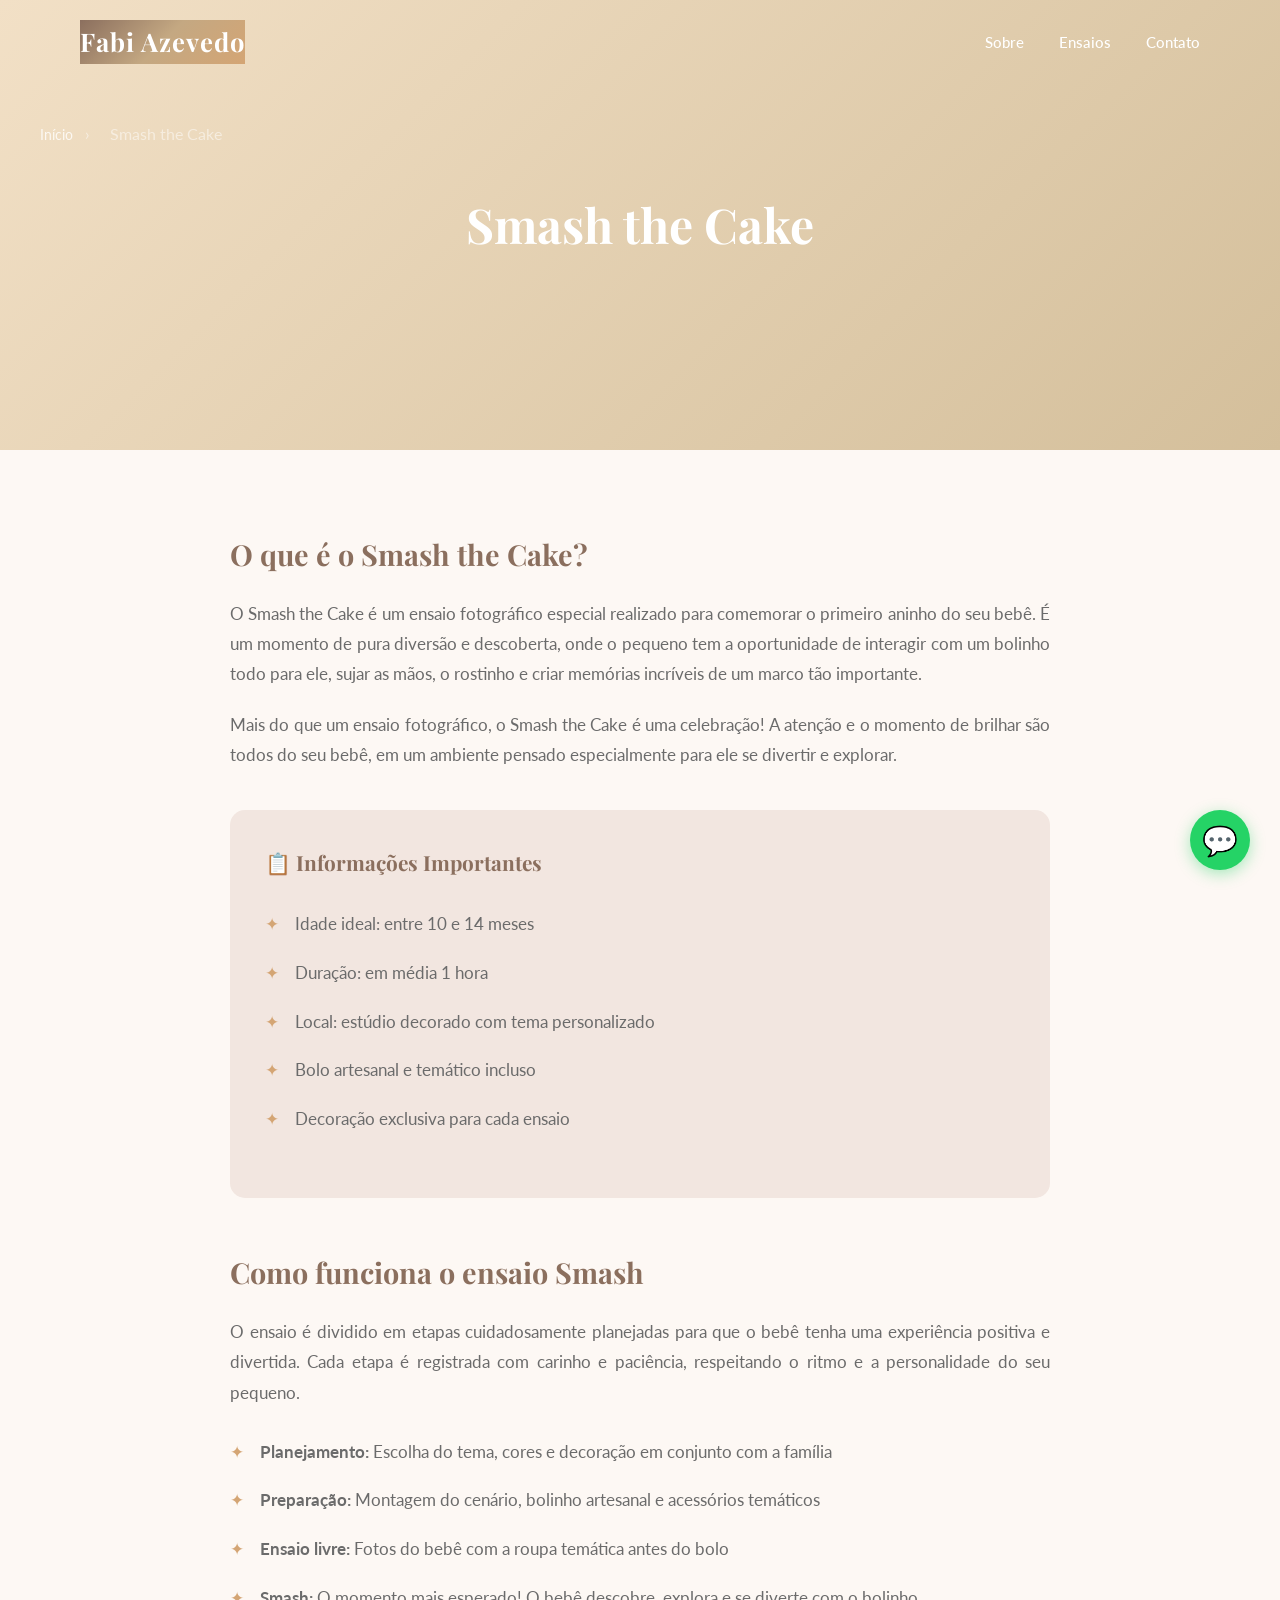
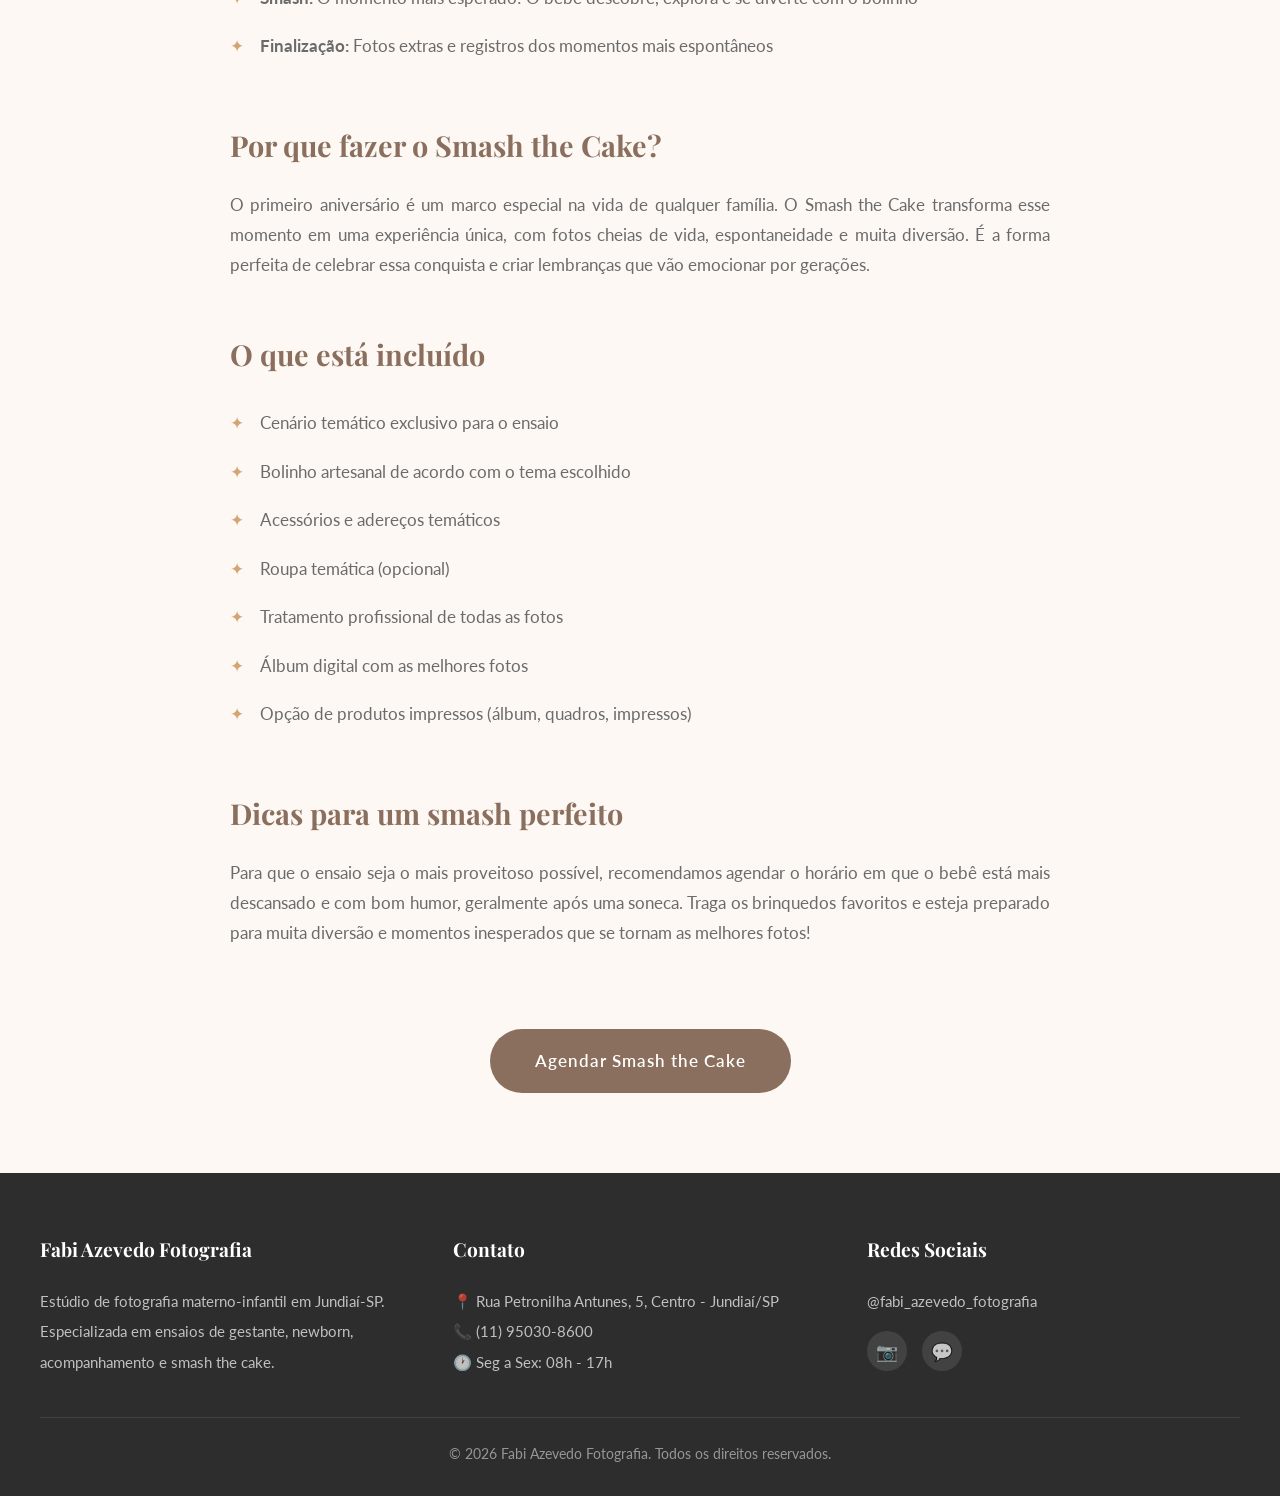
<file: ensaio-smash.html>
<!DOCTYPE html>
<html lang="pt-BR">
<head>
  <meta charset="UTF-8">
  <meta name="viewport" content="width=device-width, initial-scale=1.0">
  <title>Smash the Cake | Fabi Azevedo Fotografia</title>
  <meta name="description" content="Smash the Cake em Jundiaí-SP. O ensaio do primeiro aninho com bolo, decoração temática e muita diversão para o seu bebê.">
  <link rel="preconnect" href="https://fonts.googleapis.com">
  <link rel="preconnect" href="https://fonts.gstatic.com" crossorigin>
  <link href="https://fonts.googleapis.com/css2?family=Lato:wght@300;400;700&family=Playfair+Display:wght@400;700&display=swap" rel="stylesheet">
  <link rel="stylesheet" href="style.css">
</head>
<body>

  <!-- HEADER -->
  <header>
    <nav>
      <a href="index.html" class="logo">Fabi Azevedo</a>
      <ul class="nav-links">
        <li><a href="index.html#sobre">Sobre</a></li>
        <li><a href="index.html#ensaios">Ensaios</a></li>
        <li><a href="#contato">Contato</a></li>
      </ul>
      <div class="menu-toggle">
        <span></span>
        <span></span>
        <span></span>
      </div>
    </nav>
  </header>

  <!-- HERO DO ENSAIO -->
  <section class="ensaio-hero hero-smash">
    <div class="breadcrumb">
      <a href="index.html">Início</a>
      <span>›</span>
      <span>Smash the Cake</span>
    </div>
    <h1>Smash the Cake</h1>
  </section>

  <!-- CONTEÚDO DO ENSAIO -->
  <section class="ensaio-conteudo">
    <h2>O que é o Smash the Cake?</h2>
    <p>O Smash the Cake é um ensaio fotográfico especial realizado para comemorar o primeiro aninho do seu bebê. É um momento de pura diversão e descoberta, onde o pequeno tem a oportunidade de interagir com um bolinho todo para ele, sujar as mãos, o rostinho e criar memórias incríveis de um marco tão importante.</p>

    <p>Mais do que um ensaio fotográfico, o Smash the Cake é uma celebração! A atenção e o momento de brilhar são todos do seu bebê, em um ambiente pensado especialmente para ele se divertir e explorar.</p>

    <div class="info-box">
      <h3>📋 Informações Importantes</h3>
      <ul>
        <li>Idade ideal: entre 10 e 14 meses</li>
        <li>Duração: em média 1 hora</li>
        <li>Local: estúdio decorado com tema personalizado</li>
        <li>Bolo artesanal e temático incluso</li>
        <li>Decoração exclusiva para cada ensaio</li>
      </ul>
    </div>

    <h2>Como funciona o ensaio Smash</h2>
    <p>O ensaio é dividido em etapas cuidadosamente planejadas para que o bebê tenha uma experiência positiva e divertida. Cada etapa é registrada com carinho e paciência, respeitando o ritmo e a personalidade do seu pequeno.</p>

    <ul>
      <li><strong>Planejamento:</strong> Escolha do tema, cores e decoração em conjunto com a família</li>
      <li><strong>Preparação:</strong> Montagem do cenário, bolinho artesanal e acessórios temáticos</li>
      <li><strong>Ensaio livre:</strong> Fotos do bebê com a roupa temática antes do bolo</li>
      <li><strong>Smash:</strong> O momento mais esperado! O bebê descobre, explora e se diverte com o bolinho</li>
      <li><strong>Finalização:</strong> Fotos extras e registros dos momentos mais espontâneos</li>
    </ul>

    <h2>Por que fazer o Smash the Cake?</h2>
    <p>O primeiro aniversário é um marco especial na vida de qualquer família. O Smash the Cake transforma esse momento em uma experiência única, com fotos cheias de vida, espontaneidade e muita diversão. É a forma perfeita de celebrar essa conquista e criar lembranças que vão emocionar por gerações.</p>

    <h2>O que está incluído</h2>
    <ul>
      <li>Cenário temático exclusivo para o ensaio</li>
      <li>Bolinho artesanal de acordo com o tema escolhido</li>
      <li>Acessórios e adereços temáticos</li>
      <li>Roupa temática (opcional)</li>
      <li>Tratamento profissional de todas as fotos</li>
      <li>Álbum digital com as melhores fotos</li>
      <li>Opção de produtos impressos (álbum, quadros, impressos)</li>
    </ul>

    <h2>Dicas para um smash perfeito</h2>
    <p>Para que o ensaio seja o mais proveitoso possível, recomendamos agendar o horário em que o bebê está mais descansado e com bom humor, geralmente após uma soneca. Traga os brinquedos favoritos e esteja preparado para muita diversão e momentos inesperados que se tornam as melhores fotos!</p>

    <div style="text-align: center; margin-top: 50px;">
      <a href="https://wa.me/5511950308600?text=Olá! Gostaria de saber mais sobre o ensaio Smash the Cake." target="_blank" class="cta-agendar">Agendar Smash the Cake</a>
    </div>
  </section>

  <!-- FOOTER -->
  <footer id="contato">
    <div class="footer-content">
      <div class="footer-col">
        <h4>Fabi Azevedo Fotografia</h4>
        <p>Estúdio de fotografia materno-infantil em Jundiaí-SP. Especializada em ensaios de gestante, newborn, acompanhamento e smash the cake.</p>
      </div>
      <div class="footer-col">
        <h4>Contato</h4>
        <p>📍 Rua Petronilha Antunes, 5, Centro - Jundiaí/SP</p>
        <p>📞 (11) 95030-8600</p>
        <p>🕐 Seg a Sex: 08h - 17h</p>
      </div>
      <div class="footer-col">
        <h4>Redes Sociais</h4>
        <a href="https://www.instagram.com/fabi_azevedo_fotografia" target="_blank">@fabi_azevedo_fotografia</a>
        <div class="footer-social">
          <a href="https://www.instagram.com/fabi_azevedo_fotografia" target="_blank" title="Instagram">📷</a>
          <a href="https://wa.me/5511950308600" target="_blank" title="WhatsApp">💬</a>
        </div>
      </div>
    </div>
    <div class="footer-bottom">
      <p>&copy; 2026 Fabi Azevedo Fotografia. Todos os direitos reservados.</p>
    </div>
  </footer>

  <!-- BOTÃO WHATSAPP -->
  <a href="https://wa.me/5511950308600?text=Olá! Gostaria de saber mais sobre o ensaio Smash the Cake." target="_blank" style="
    position: fixed;
    bottom: 30px;
    right: 30px;
    width: 60px;
    height: 60px;
    background: #25D366;
    border-radius: 50%;
    display: flex;
    align-items: center;
    justify-content: center;
    font-size: 1.8rem;
    color: white;
    text-decoration: none;
    box-shadow: 0 4px 15px rgba(37, 211, 102, 0.4);
    transition: transform 0.3s ease;
    z-index: 999;
  " onmouseover="this.style.transform='scale(1.1)'" onmouseout="this.style.transform='scale(1)'">
    💬
  </a>

  <script src="main.js"></script>
</body>
</html>
</file>
<file: style.css>
/* ============================================
   FABI AZEVEDO FOTOGRAFIA - ESTILO PRINCIPAL
   ============================================ */

/* Reset e Base */
* {
  margin: 0;
  padding: 0;
  box-sizing: border-box;
}

:root {
  --cor-primaria: #8B6F5E;
  --cor-secundaria: #C4A882;
  --cor-clara: #FDF8F4;
  --cor-branca: #FFFFFF;
  --cor-texto: #3D3D3D;
  --cor-texto-suave: #6B6B6B;
  --cor-destaque: #D4A574;
  --cor-rosa-suave: #F2E6E0;
  --fonte-titulo: 'Playfair Display', serif;
  --fonte-corpo: 'Lato', sans-serif;
  --sombra-suave: 0 4px 20px rgba(139, 111, 94, 0.1);
  --sombra-media: 0 8px 30px rgba(139, 111, 94, 0.15);
  --transicao: all 0.3s ease;
}

html {
  scroll-behavior: smooth;
}

body {
  font-family: var(--fonte-corpo);
  color: var(--cor-texto);
  background-color: var(--cor-clara);
  line-height: 1.7;
  overflow-x: hidden;
}

/* Tipografia */
h1, h2, h3, h4 {
  font-family: var(--fonte-titulo);
  font-weight: 700;
}

/* ============================================
   HEADER / NAVEGAÇÃO
   ============================================ */
header {
  position: fixed;
  top: 0;
  left: 0;
  width: 100%;
  z-index: 1000;
  transition: var(--transicao);
  background: transparent;
}

header.scrolled {
  background: rgba(253, 248, 244, 0.97);
  box-shadow: var(--sombra-suave);
}

nav {
  max-width: 1200px;
  margin: 0 auto;
  display: flex;
  justify-content: space-between;
  align-items: center;
  padding: 20px 40px;
}

.logo {
  font-family: var(--fonte-titulo);
  font-size: 1.6rem;
  color: var(--cor-primaria);
  text-decoration: none;
  font-weight: 700;
  letter-spacing: 1px;
}

header:not(.scrolled) .logo {
  color: var(--cor-branca);
    background: linear-gradient(135deg, #8B6F5E 0%, #C4A882 50%, #D4A574 100%);
}

.nav-links {
  display: flex;
  list-style: none;
  gap: 35px;
}

.nav-links a {
  text-decoration: none;
  color: var(--cor-primaria);
  font-weight: 500;
  font-size: 0.95rem;
  transition: var(--transicao);
  position: relative;
}

header:not(.scrolled) .nav-links a {
  color: var(--cor-branca);
}

.nav-links a::after {
  content: '';
  position: absolute;
  bottom: -5px;
  left: 0;
  width: 0;
  height: 2px;
  background: var(--cor-destaque);
  transition: var(--transicao);
}

.nav-links a:hover::after {
  width: 100%;
}

.menu-toggle {
  display: none;
  flex-direction: column;
  cursor: pointer;
  gap: 5px;
}

.menu-toggle span {
  width: 28px;
  height: 3px;
  background: var(--cor-primaria);
  border-radius: 3px;
  transition: var(--transicao);
}

header:not(.scrolled) .menu-toggle span {
  background: var(--cor-branca);
}

/* ============================================
   HERO SECTION
   ============================================ */
.hero {
  height: 100vh;
  min-height: 700px;
  display: flex;
  align-items: center;
  justify-content: center;
  text-align: center;
  position: relative;
  background-image: url(bb01.jpg);
  background-position: center;
  overflow: hidden;
}

.hero::before {
  content: '';
  position: absolute;
  top: 0;
  left: 0;
  width: 100%;
  height: 100%;
  background: url('data:image/svg+xml,<svg xmlns="http://www.w3.org/2000/svg" viewBox="0 0 100 100"><defs><pattern id="grain" width="100" height="100" patternUnits="userSpaceOnUse"><circle cx="25" cy="25" r="1" fill="rgba(255,255,255,0.03)"/><circle cx="75" cy="75" r="1" fill="rgba(255,255,255,0.02)"/><circle cx="50" cy="10" r="0.5" fill="rgba(255,255,255,0.04)"/></pattern></defs><rect width="100" height="100" fill="url(%23grain)"/></svg>');
  opacity: 0.5;
}

.hero-content {
  position: relative;
  z-index: 2;
  width: 100%;
  padding: 25px;
}

.hero h1 {
  font-size: 3.8rem;
  color: var(--cor-branca);
  margin-bottom: 15px;
  letter-spacing: 2px;
  text-shadow: 0 2px 10px rgba(0,0,0,0.1);
  animation: fadeInUp 1s ease;
}

.hero .subtitle {
  font-size: 1.3rem;
  color: rgba(255, 255, 255, 0.9);
  font-weight: 300;
  letter-spacing: 3px;
  text-transform: uppercase;
  animation: fadeInUp 1s ease 0.3s both;
}

.hero .scroll-indicator {
  position: absolute;
  bottom: 40px;
  left: 50%;
  transform: translateX(-50%);
  animation: bounce 2s infinite;
}

.hero .scroll-indicator span {
  display: block;
  width: 24px;
  height: 24px;
  border-right: 2px solid rgba(255,255,255,0.7);
  border-bottom: 2px solid rgba(255,255,255,0.7);
  transform: rotate(45deg);
}

/* ============================================
   SEÇÃO SOBRE
   ============================================ */
.sobre {
  padding: 120px 40px;
  max-width: 1200px;
  margin: 0 auto;
}

.section-header {
  text-align: center;
  margin-bottom: 60px;
}

.section-header h2 {
  font-size: 2.5rem;
  color: var(--cor-primaria);
  margin-bottom: 15px;
}

.section-header .linha-decorativa {
  width: 60px;
  height: 3px;
  background: var(--cor-destaque);
  margin: 0 auto;
  border-radius: 2px;
}

.sobre-content {
  display: grid;
  grid-template-columns: 1fr 1fr;
  gap: 60px;
  align-items: center;
}

.sobre-texto p {
  font-size: 1.05rem;
  color: var(--cor-texto-suave);
  margin-bottom: 20px;
  text-align: justify;
}

.sobre-texto .destaque {
  font-family: var(--fonte-titulo);
  font-size: 1.2rem;
  color: var(--cor-primaria);
  font-style: italic;
  border-left: 3px solid var(--cor-destaque);
  padding-left: 20px;
  margin: 30px 0;
}

.sobre-imagem {
  position: relative;
  border-radius: 20px;
  overflow: hidden;
  box-shadow: var(--sombra-media);
}

.sobre-imagem .placeholder-img {
  width: 100%;
  height: 500px;
  background: linear-gradient(135deg, var(--cor-rosa-suave) 0%, var(--cor-secundaria) 100%);
  display: flex;
  align-items: center;
  justify-content: center;
  font-family: var(--fonte-titulo);
  font-size: 1.2rem;
  color: var(--cor-primaria);
  text-align: center;
  padding: 5px;
}

.maps {
  border-radius: 15px;
  height: 450px;
  width: 450px;
}

/* ============================================
   SEÇÃO ENSAIOS
   ============================================ */
.ensaios {
  padding: 120px 40px;
  background: var(--cor-branca);
}

.ensaios-container {
  max-width: 1200px;
  margin: 0 auto;
}

.ensaios-grid {
  display: grid;
  grid-template-columns: repeat(3, 1fr);
  gap: 30px;
  margin-top: 60px;
}

.ensaio-card {
  background: var(--cor-clara);
  border-radius: 20px;
  overflow: hidden;
  transition: var(--transicao);
  cursor: pointer;
  box-shadow: var(--sombra-suave);
  text-decoration: none;
  color: inherit;
}

.ensaio-card:hover {
  transform: translateY(-10px);
  box-shadow: var(--sombra-media);
}

.ensaio-card .card-imagem {
  width: 100%;
  height: 220px;
  display: flex;
  align-items: center;
  justify-content: center;
  position: relative;
  overflow: hidden;
}

.ensaio-card .card-imagem::after {
  content: '';
  position: absolute;
  bottom: 0;
  left: 0;
  width: 100%;
  height: 50%;
  background: linear-gradient(transparent, rgba(0,0,0,0.05));
}

.ensaio-card:nth-child(1) .card-imagem {
  background: linear-gradient(135deg, #F9E4E4 0%, #F2C6C6 100%);
}

.ensaio-card:nth-child(2) .card-imagem {
  background: linear-gradient(135deg, #E4F0F9 0%, #C6DFF2 100%);
}

.ensaio-card:nth-child(3) .card-imagem {
  background: linear-gradient(135deg, #F9F0E4 0%, #F2E0C6 100%);
}

.ensaio-card:nth-child(4) .card-imagem {
  background: linear-gradient(135deg, #F0E4F9 0%, #DFC6F2 100%);
}

.ensaio-card .card-imagem .icon {
  font-size: 3.5rem;
  opacity: 0.6;
}

.ensaio-card .card-conteudo {
  padding: 30px;
}

.ensaio-card h3 {
  font-size: 1.4rem;
  color: var(--cor-primaria);
  margin-bottom: 12px;
}

.ensaio-card p {
  color: var(--cor-texto-suave);
  font-size: 0.95rem;
  line-height: 1.6;
}

.ensaio-card .saiba-mais {
  display: inline-block;
  margin-top: 15px;
  color: var(--cor-destaque);
  font-weight: 600;
  font-size: 0.9rem;
  transition: var(--transicao);
}

.ensaio-card .saiba-mais::after {
  content: ' →';
  transition: var(--transicao);
}

.ensaio-card:hover .saiba-mais::after {
  content: ' →→';
}

/* ============================================
   SEÇÃO NÚMEROS / ESTATÍSTICAS
   ============================================ */
.estatisticas {
  padding: 80px 40px;
  background: var(--cor-primaria);
  color: var(--cor-branca);
}

.estatisticas-container {
  max-width: 1000px;
  margin: 0 auto;
  display: grid;
  grid-template-columns: repeat(4, 1fr);
  gap: 40px;
  text-align: center;
}

.stat-item .numero {
  font-family: var(--fonte-titulo);
  font-size: 3rem;
  font-weight: 700;
  display: block;
  margin-bottom: 5px;
}

.stat-item .label {
  font-size: 0.9rem;
  opacity: 0.85;
  text-transform: uppercase;
  letter-spacing: 2px;
}

/* ============================================
   FOOTER
   ============================================ */
footer {
  background: #2D2D2D;
  color: rgba(255,255,255,0.8);
  padding: 60px 40px 30px;
}

.footer-content {
  max-width: 1200px;
  margin: 0 auto;
  display: grid;
  grid-template-columns: 1fr 1fr 1fr;
  gap: 40px;
  margin-bottom: 40px;
}

.footer-col h4 {
  font-family: var(--fonte-titulo);
  color: var(--cor-branca);
  margin-bottom: 20px;
  font-size: 1.2rem;
}

.footer-col p, .footer-col a {
  color: rgba(255,255,255,0.7);
  text-decoration: none;
  font-size: 0.95rem;
  line-height: 2;
  display: block;
  transition: var(--transicao);
}

.footer-col a:hover {
  color: var(--cor-destaque);
}

.footer-social {
  display: flex;
  gap: 15px;
  margin-top: 15px;
}

.footer-social a {
  width: 40px;
  height: 40px;
  border-radius: 50%;
  background: rgba(255,255,255,0.1);
  display: flex;
  align-items: center;
  justify-content: center;
  transition: var(--transicao);
  font-size: 1.1rem;
}

.footer-social a:hover {
  background: var(--cor-destaque);
  color: var(--cor-branca);
}

.footer-bottom {
  border-top: 1px solid rgba(255,255,255,0.1);
  padding-top: 25px;
  text-align: center;
  font-size: 0.85rem;
  color: rgba(255,255,255,0.5);
}

/* ============================================
   PÁGINA DEDICADA DO ENSAIO
   ============================================ */
.ensaio-page {
  padding-top: 100px;
}

.ensaio-hero {
  height: 50vh;
  min-height: 350px;
  display: flex;
  align-items: center;
  justify-content: center;
  text-align: center;
  position: relative;
}

.ensaio-hero h1 {
  font-size: 3rem;
  color: var(--cor-branca);
  position: relative;
  z-index: 2;
}

.ensaio-hero .breadcrumb {
  position: absolute;
  top: 120px;
  left: 40px;
  z-index: 2;
}

.ensaio-hero .breadcrumb a {
  color: rgba(255,255,255,0.8);
  text-decoration: none;
  font-size: 0.9rem;
}

.ensaio-hero .breadcrumb span {
  color: rgba(255,255,255,0.5);
  margin: 0 8px;
}

.ensaio-conteudo {
  max-width: 900px;
  margin: 0 auto;
  padding: 80px 40px;
}

.ensaio-conteudo h2 {
  font-size: 1.8rem;
  color: var(--cor-primaria);
  margin-bottom: 20px;
  margin-top: 50px;
}

.ensaio-conteudo h2:first-child {
  margin-top: 0;
}

.ensaio-conteudo p {
  font-size: 1.05rem;
  color: var(--cor-texto-suave);
  margin-bottom: 20px;
  line-height: 1.8;
  text-align: justify;
}

.ensaio-conteudo ul {
  list-style: none;
  margin: 20px 0;
  padding: 0;
}

.ensaio-conteudo ul li {
  padding: 10px 0 10px 30px;
  position: relative;
  color: var(--cor-texto-suave);
  font-size: 1.05rem;
}

.ensaio-conteudo ul li::before {
  content: '✦';
  position: absolute;
  left: 0;
  color: var(--cor-destaque);
}

.ensaio-conteudo .info-box {
  background: var(--cor-rosa-suave);
  border-radius: 15px;
  padding: 35px;
  margin: 40px 0;
}

.ensaio-conteudo .info-box h3 {
  color: var(--cor-primaria);
  margin-bottom: 15px;
  font-size: 1.3rem;
}

.ensaio-conteudo .cta-agendar {
  display: inline-block;
  background: var(--cor-primaria);
  color: var(--cor-branca);
  padding: 18px 45px;
  border-radius: 50px;
  text-decoration: none;
  font-weight: 600;
  font-size: 1.05rem;
  margin-top: 30px;
  transition: var(--transicao);
  letter-spacing: 1px;
}

.ensaio-conteudo .cta-agendar:hover {
  background: var(--cor-destaque);
  transform: translateY(-3px);
  box-shadow: var(--sombra-media);
}

/* Cores específicas para cada ensaio */
.hero-newborn {
  background: linear-gradient(135deg, #F2C6C6 0%, #D4A5A5 100%);
}

.hero-acompanhamento {
  background: linear-gradient(135deg, #C6D9F2 0%, #A5BFD4 100%);
}

.hero-smash {
  background: linear-gradient(135deg, #F2E0C6 0%, #D4BF9B 100%);
}

.hero-gestante {
  background: linear-gradient(135deg, #E0C6F2 0%, #BF9BD4 100%);
}

.hero-familia {
  background: linear-gradient(135deg, #C6F2E0 0%, #9BD4BF 100%);
}

/* ============================================
   ANIMAÇÕES
   ============================================ */
@keyframes fadeInUp {
  from {
    opacity: 0;
    transform: translateY(30px);
  }
  to {
    opacity: 1;
    transform: translateY(0);
  }
}

@keyframes bounce {
  0%, 20%, 50%, 80%, 100% {
    transform: translateX(-50%) translateY(0);
  }
  40% {
    transform: translateX(-50%) translateY(-15px);
  }
  60% {
    transform: translateX(-50%) translateY(-7px);
  }
}

.fade-in {
  opacity: 0;
  transform: translateY(30px);
  transition: opacity 0.8s ease, transform 0.8s ease;
}

.fade-in.visible {
  opacity: 1;
  transform: translateY(0);
}

/* ============================================
   RESPONSIVO
   ============================================ */
@media (max-width: 992px) {
  .ensaios-grid {
    grid-template-columns: repeat(2, 1fr);
  }
  
  .sobre-content {
    grid-template-columns: 1fr;
    gap: 40px;
  }
  
  .estatisticas-container {
    grid-template-columns: repeat(2, 1fr);
  }
  
  .footer-content {
    grid-template-columns: 1fr;
  }
}

@media (max-width: 768px) {
  .menu-toggle {
    display: flex;
  }
  
  .nav-links {
    display: none;
    position: absolute;
    top: 100%;
    left: 0;
    width: 100%;
    background: var(--cor-branca);
    flex-direction: column;
    padding: 30px;
    gap: 20px;
    box-shadow: var(--sombra-suave);
  }
  
  .nav-links.active {
    display: flex;
  }
  
  .nav-links a {
    color: var(--cor-primaria) !important;
  }
  
  .hero h1 {
    font-size: 2.5rem;
  }
  
  .hero .subtitle {
    font-size: 1rem;
  }
  
  .ensaios-grid {
    grid-template-columns: 1fr;
  }
  
  .section-header h2 {
    font-size: 2rem;
  }
  
  nav {
    padding: 15px 25px;
  }
  
  .sobre, .ensaios {
    padding: 80px 25px;
  }
  
  .ensaio-conteudo {
    padding: 60px 25px;
  }
}

@media (max-width: 480px) {
  .hero h1 {
    font-size: 2rem;
  }
  
  .estatisticas-container {
    grid-template-columns: 1fr 1fr;
    gap: 30px;
  }
  
  .stat-item .numero {
    font-size: 2.2rem;
  }
}
</file>
